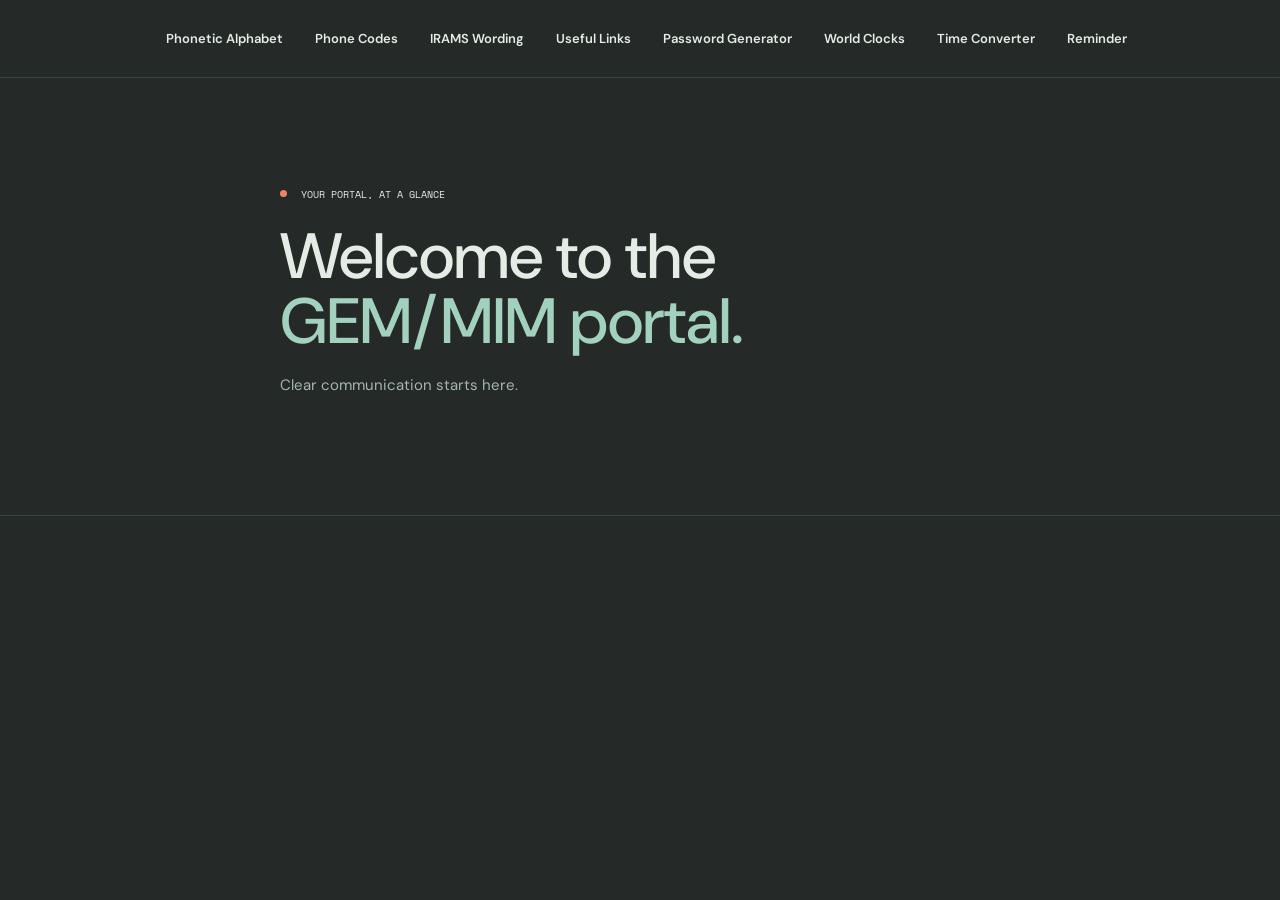
<file: index.html>
<!doctype html>
<html lang="en">
	<head>
		<meta charset="utf-8">
		<meta name="viewport" content="width=device-width, initial-scale=1">
		<meta name="theme-color" content="#252927">
		<meta name="description" content="Welcome to the GEM/MIM portal. Browse a quick, searchable phonetic alphabet reference.">
		<title>GEM/MIM Portal</title>
		<script src="public/js/theme.js"></script>
		<link rel="preconnect" href="https://fonts.googleapis.com">
		<link rel="preconnect" href="https://fonts.gstatic.com" crossorigin>
		<link href="https://fonts.googleapis.com/css2?family=DM+Sans:wght@400;500;600;700&family=Space+Mono:wght@400;700&display=swap" rel="stylesheet">
		<link rel="stylesheet" href="public/css/styles.css">
		<script src="public/js/index.js" defer></script>
	</head>
	<body>
		<header class="site-header">
			<nav aria-label="Main navigation">
				<div class="header-references">
					<button class="nav-link" type="button" data-open-alphabet aria-haspopup="dialog" aria-controls="alphabet-dialog">Phonetic Alphabet</button>
					<button class="nav-link phonecodes-link" type="button" data-open-phonecodes aria-haspopup="dialog" aria-controls="phonecodes-dialog">Phone Codes</button>
					<button class="nav-link irams-link" type="button" data-open-irams aria-haspopup="dialog">IRAMS Wording</button>
					<button class="nav-link" type="button" data-open-links aria-haspopup="dialog" aria-controls="links-dialog">Useful Links</button>
					<button class="nav-link" type="button" data-open-passwordgenerator aria-haspopup="dialog" aria-controls="passwordgenerator-dialog">Password Generator</button>
					<button class="nav-link" type="button" data-open-worldclocks aria-haspopup="dialog" aria-controls="worldclocks-dialog">World Clocks</button>
					<button class="nav-link" type="button" data-open-timeconverter aria-haspopup="dialog" aria-controls="timeconverter-dialog">Time Converter</button>
					<button class="nav-link" type="button" data-open-reminder aria-haspopup="dialog">Reminder</button>
				</div>
			</nav>
		</header>

		<main id="home">
			<section class="welcome" aria-labelledby="welcome-title">
				<div class="welcome-copy">
					<p class="eyebrow"><span class="status-dot" aria-hidden="true"></span> YOUR PORTAL, AT A GLANCE</p>
					<h1 id="welcome-title">Welcome to the<br><span>GEM/MIM portal.</span></h1>
					<p class="welcome-description">Clear communication starts here.</p>
				</div>
			</section>

		</main>

		<dialog class="alphabet-dialog" id="alphabet-dialog" aria-label="Phonetic Alphabet Reference">
			<div class="dialog-toolbar">
				<h2 class="dialog-title">Phonetic Alphabet</h2>
				<div class="dialog-actions">
					<button class="dialog-minimize" type="button" data-minimize="alphabet-dialog" aria-label="Minimize phonetic alphabet" title="Minimize">−</button>
					<button class="dialog-close" id="dialog-close" type="button" aria-label="Close phonetic alphabet" title="Close">×</button>
				</div>
			</div>
			<iframe class="alphabet-frame" id="alphabet-frame" src="public/html/phoneticalphabet.html" title="Phonetic alphabet with pronunciations"></iframe>
		</dialog>
		<dialog class="alphabet-dialog" id="phonecodes-dialog" aria-label="Phone Codes Reference">
			<div class="dialog-toolbar">
				<h2 class="dialog-title">Phone Codes</h2>
				<div class="dialog-actions">
					<button class="dialog-minimize" type="button" data-minimize="phonecodes-dialog" aria-label="Minimize phone codes" title="Minimize">−</button>
					<button class="dialog-close" id="phonecodes-dialog-close" type="button" aria-label="Close phone codes" title="Close">×</button>
				</div>
			</div>
			<iframe class="alphabet-frame" id="phonecodes-frame" src="public/html/phonecodes.html" title="Country phone codes"></iframe>
		</dialog>
		<template id="irams-dialog-template">
			<dialog class="alphabet-dialog" aria-label="IRAMS Wording Generator">
				<div class="dialog-toolbar">
					<h2 class="dialog-title" data-popup-title>IRAMS Wording</h2>
					<div class="dialog-actions">
						<button class="dialog-minimize" type="button" data-minimize-irams aria-label="Minimize IRAMS wording" title="Minimize">−</button>
						<button class="dialog-close" type="button" data-close-irams aria-label="Close IRAMS wording" title="Close">×</button>
					</div>
				</div>
				<iframe class="alphabet-frame" src="public/html/iramswording.html" title="IRAMS wording generator"></iframe>
			</dialog>
		</template>
		<dialog class="alphabet-dialog" id="links-dialog" aria-label="Useful Links Collection">
			<div class="dialog-toolbar">
				<h2 class="dialog-title">Useful Links</h2>
				<div class="dialog-actions">
					<button class="dialog-minimize" type="button" data-minimize="links-dialog" aria-label="Minimize useful links" title="Minimize">−</button>
					<button class="dialog-close" id="links-dialog-close" type="button" aria-label="Close useful links" title="Close">×</button>
				</div>
			</div>
			<iframe class="alphabet-frame" id="links-frame" src="public/html/links.html" title="Useful links"></iframe>
		</dialog>
		<dialog class="alphabet-dialog" id="passwordgenerator-dialog" aria-label="Password Generator">
			<div class="dialog-toolbar">
				<h2 class="dialog-title">Password Generator</h2>
				<div class="dialog-actions">
					<button class="dialog-minimize" type="button" data-minimize="passwordgenerator-dialog" aria-label="Minimize password generator" title="Minimize">−</button>
					<button class="dialog-close" id="passwordgenerator-dialog-close" type="button" aria-label="Close password generator" title="Close">×</button>
				</div>
			</div>
			<iframe class="alphabet-frame" id="passwordgenerator-frame" src="public/html/passwordgenerator.html" title="Password generator"></iframe>
		</dialog>
		<dialog class="alphabet-dialog worldclocks-dialog" id="worldclocks-dialog" aria-label="World Clocks">
			<div class="dialog-toolbar">
				<h2 class="dialog-title">World Clocks</h2>
				<div class="dialog-actions">
					<button class="dialog-minimize" type="button" data-minimize="worldclocks-dialog" aria-label="Minimize world clocks" title="Minimize">−</button>
					<button class="dialog-close" id="worldclocks-dialog-close" type="button" aria-label="Close world clocks" title="Close">×</button>
				</div>
			</div>
			<iframe class="alphabet-frame worldclocks-frame" id="worldclocks-frame" src="public/html/worldclocks.html" title="World clocks"></iframe>
		</dialog>
		<dialog class="alphabet-dialog" id="timeconverter-dialog" aria-label="Time Converter">
			<div class="dialog-toolbar">
				<h2 class="dialog-title">Time Converter</h2>
				<div class="dialog-actions">
					<button class="dialog-minimize" type="button" data-minimize="timeconverter-dialog" aria-label="Minimize time converter" title="Minimize">−</button>
					<button class="dialog-close" id="timeconverter-dialog-close" type="button" aria-label="Close time converter" title="Close">×</button>
				</div>
			</div>
			<iframe class="alphabet-frame" id="timeconverter-frame" src="public/html/timeconverter.html" title="Time converter"></iframe>
		</dialog>
		<template id="reminder-dialog-template">
			<dialog class="alphabet-dialog reminder-dialog" aria-label="Reminder">
				<div class="dialog-toolbar">
					<h2 class="dialog-title" data-reminder-title>REMINDER</h2>
					<div class="dialog-actions">
						<button class="dialog-minimize" type="button" data-minimize-reminder aria-label="Minimize reminder" title="Minimize">−</button>
						<button class="dialog-close" type="button" data-close-reminder aria-label="Close reminder" title="Close">×</button>
					</div>
				</div>
				<iframe class="alphabet-frame" src="public/html/reminder.html" title="Reminder"></iframe>
			</dialog>
		</template>
		<div class="minimized-dialog-dock" id="minimized-dialog-dock" role="group" aria-label="Minimized popups" hidden></div>
	</body>
</html>
</file>
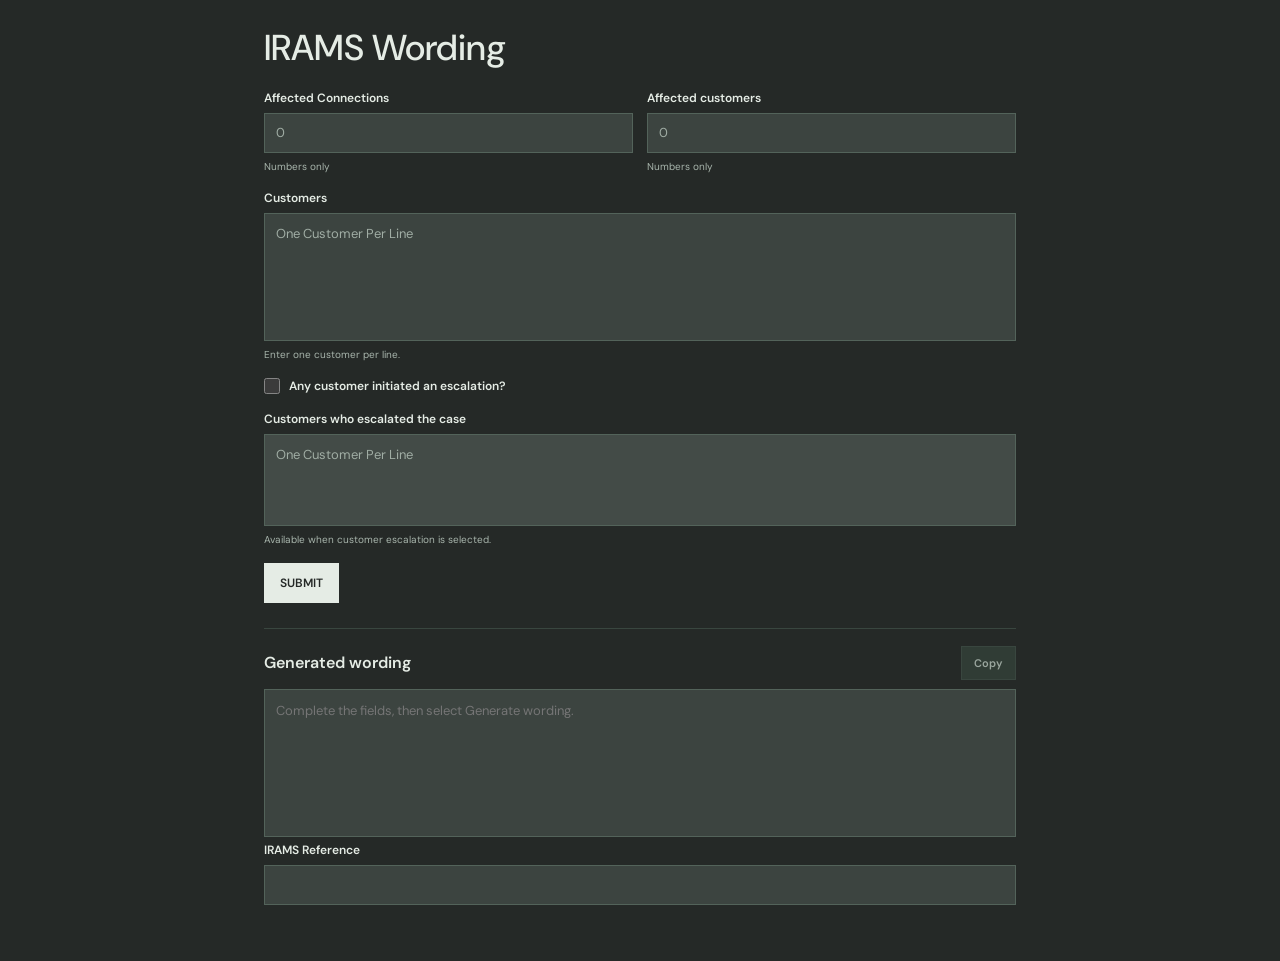
<file: public/html/iramswording.html>
<!doctype html>
<html lang="en">
	<head>
		<meta charset="utf-8">
		<meta name="viewport" content="width=device-width, initial-scale=1">
		<meta name="theme-color" content="#343a37">
		<meta name="description" content="Generate IRAMS customer-impact wording.">
		<title>IRAMS Wording | GEM/MIM Portal</title>
		<link rel="preconnect" href="https://fonts.googleapis.com">
		<link rel="preconnect" href="https://fonts.gstatic.com" crossorigin>
		<link href="https://fonts.googleapis.com/css2?family=DM+Sans:wght@400;500;600;700&family=Space+Mono:wght@400;700&display=swap" rel="stylesheet">
		<script src="../js/theme.js"></script>
		<link rel="stylesheet" href="../css/styles.css">
		<script src="../js/iramswording.js" defer></script>
	</head>
	<body>
		<main class="irams-page">
			<h1 class="irams-title">IRAMS Wording</h1>
			<p class="irams-form-error" id="irams-form-error" role="alert" hidden></p>
			<form class="irams-form" id="irams-form">
				<div class="irams-count-fields">
					<div class="irams-field">
						<label for="affected-connections">Affected Connections</label>
						<input id="affected-connections" name="affectedConnections" type="text" inputmode="numeric" autocomplete="off" pattern="[0-9]*" placeholder="0" aria-describedby="connections-help">
						<span class="irams-field-hint" id="connections-help">Numbers only</span>
					</div>
					<div class="irams-field">
						<label for="affected-customers">Affected customers</label>
						<input id="affected-customers" name="affectedCustomers" type="text" inputmode="numeric" autocomplete="off" pattern="[0-9]*" placeholder="0" aria-describedby="customers-help">
						<span class="irams-field-hint" id="customers-help">Numbers only</span>
					</div>
				</div>

				<div class="irams-field">
					<label for="impacted-customers">Customers</label>
					<textarea id="impacted-customers" name="impactedCustomers" rows="5" placeholder="One Customer Per Line"></textarea>
					<span class="irams-field-hint">Enter one customer per line.</span>
				</div>

				<label class="irams-checkbox" for="customer-escalation">
					<input id="customer-escalation" name="customerEscalation" type="checkbox">
					<span>Any customer initiated an escalation?</span>
				</label>

				<div class="irams-field">
					<label for="escalated-customers">Customers who escalated the case</label>
					<textarea id="escalated-customers" name="escalatedCustomers" rows="3" placeholder="One Customer Per Line" disabled aria-describedby="escalated-help"></textarea>
					<span class="irams-field-hint" id="escalated-help">Available when customer escalation is selected.</span>
				</div>
				<button class="irams-generate-button" type="submit">SUBMIT</button>
			</form>

			<section class="irams-output-section" aria-labelledby="output-title">
				<div class="irams-output-heading">
					<h2 id="output-title">Generated wording</h2>
					<button class="irams-copy-button" id="copy-wording" type="button" title="Copy generated wording" aria-label="Copy generated wording" disabled>Copy</button>
				</div>
				<textarea class="irams-output" id="generated-wording" rows="6" readonly placeholder="Complete the fields, then select Generate wording." aria-live="polite"></textarea>
				<div class="irams-field irams-reference-field">
					<label for="irams-reference">IRAMS Reference</label>
					<input id="irams-reference" name="iramsReference" type="text" autocomplete="off">
				</div>
				<p class="irams-copy-status" id="copy-status" aria-live="polite"></p>
			</section>
		</main>
	</body>
</html>
</file>
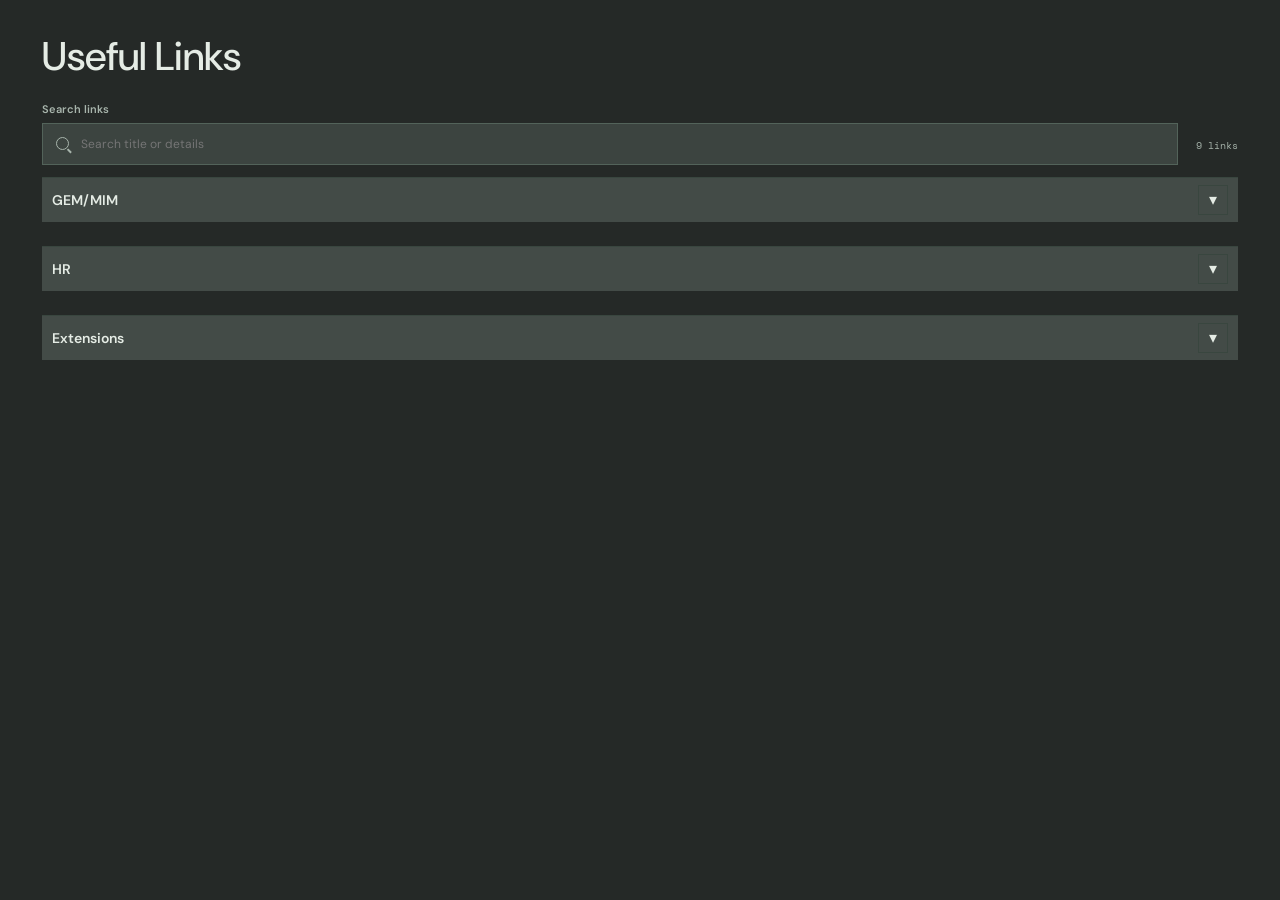
<file: public/html/links.html>
<!doctype html>
<html lang="en">
	<head>
		<meta charset="utf-8">
		<meta name="viewport" content="width=device-width, initial-scale=1">
		<meta name="theme-color" content="#343a37">
		<title>Useful Links | GEM/MIM Portal</title>
		<script src="../js/theme.js"></script>
		<link rel="stylesheet" href="../css/styles.css">
		<link rel="preconnect" href="https://fonts.googleapis.com">
		<link rel="preconnect" href="https://fonts.gstatic.com" crossorigin>
		<link href="https://fonts.googleapis.com/css2?family=DM+Sans:wght@400;500;600;700&family=Space+Mono:wght@400;700&display=swap" rel="stylesheet">
		<script src="../js/links.js" defer></script>
	</head>
	<body>
		<main class="links-page">
			<h1 class="links-title">Useful Links</h1>
			<div class="links-tools">
				<label class="links-search-label" for="links-search">Search links</label>
				<div class="links-search-wrap">
					<input class="links-search" id="links-search" type="search" placeholder="Search title or details" autocomplete="off" spellcheck="false">
					<span class="links-search-icon" aria-hidden="true"></span>
					<button class="popup-search-clear" id="links-search-clear" type="button" aria-label="Clear links search" title="Clear search" hidden>×</button>
				</div>
				<p class="links-count" id="links-count" aria-live="polite">0 links</p>
			</div>
			<div class="links-groups" id="links-groups"></div>
			<p class="links-empty" id="links-empty" aria-live="polite">No useful links have been added yet.</p>
		</main>
	</body>
</html>
</file>
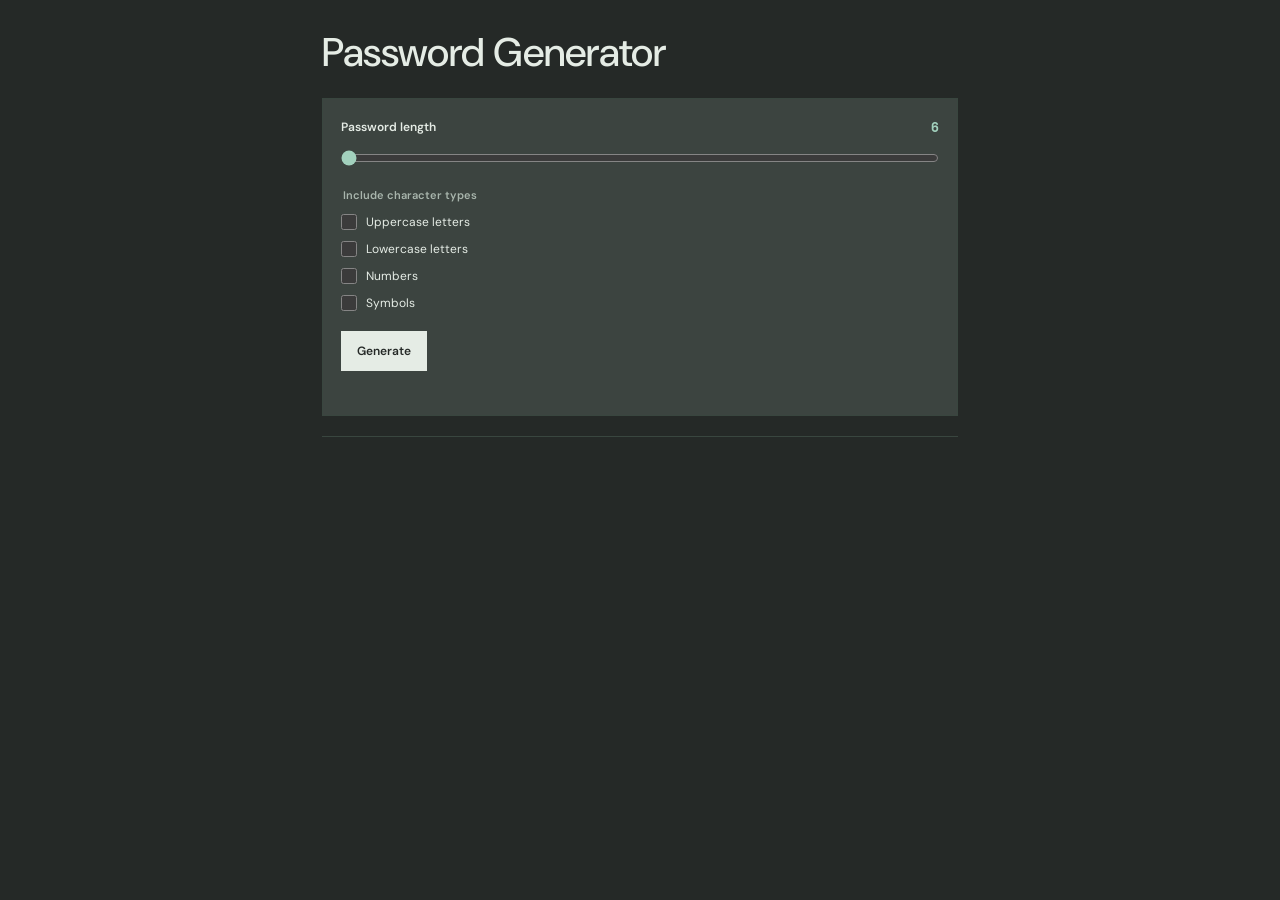
<file: public/html/passwordgenerator.html>
<!doctype html>
<html lang="en">
	<head>
		<meta charset="utf-8">
		<meta name="viewport" content="width=device-width, initial-scale=1">
		<meta name="theme-color" content="#343a37">
		<title>Password Generator | GEM/MIM Portal</title>
		<link rel="preconnect" href="https://fonts.googleapis.com">
		<link rel="preconnect" href="https://fonts.gstatic.com" crossorigin>
		<link href="https://fonts.googleapis.com/css2?family=DM+Sans:wght@400;500;600;700&family=Space+Mono:wght@400;700&display=swap" rel="stylesheet">
		<script src="../js/theme.js"></script>
		<link rel="stylesheet" href="../css/styles.css">
		<script src="../js/passwordgenerator.js" defer></script>
	</head>
	<body>
		<main class="password-generator-page">
			<h1 class="password-generator-title">Password Generator</h1>
			<section class="password-generator-controls" aria-label="Password settings">
				<div class="password-length-heading">
					<label for="password-length">Password length</label>
					<output id="password-length-output" for="password-length">6</output>
				</div>
				<input class="password-length-slider" id="password-length" type="range" min="6" max="32" value="6">
				<fieldset class="password-character-options">
					<legend>Include character types</legend>
					<label><input id="include-uppercase" type="checkbox"> Uppercase letters</label>
					<label><input id="include-lowercase" type="checkbox"> Lowercase letters</label>
					<label><input id="include-numbers" type="checkbox"> Numbers</label>
					<label><input id="include-symbols" type="checkbox"> Symbols</label>
				</fieldset>
				<button class="password-generate-button" id="generate-passwords" type="button">Generate</button>
				<p class="password-generator-status" id="password-generator-status" aria-live="polite"></p>
			</section>
			<ol class="password-results" id="password-results" aria-label="Generated passwords"></ol>
		</main>
	</body>
</html>
</file>
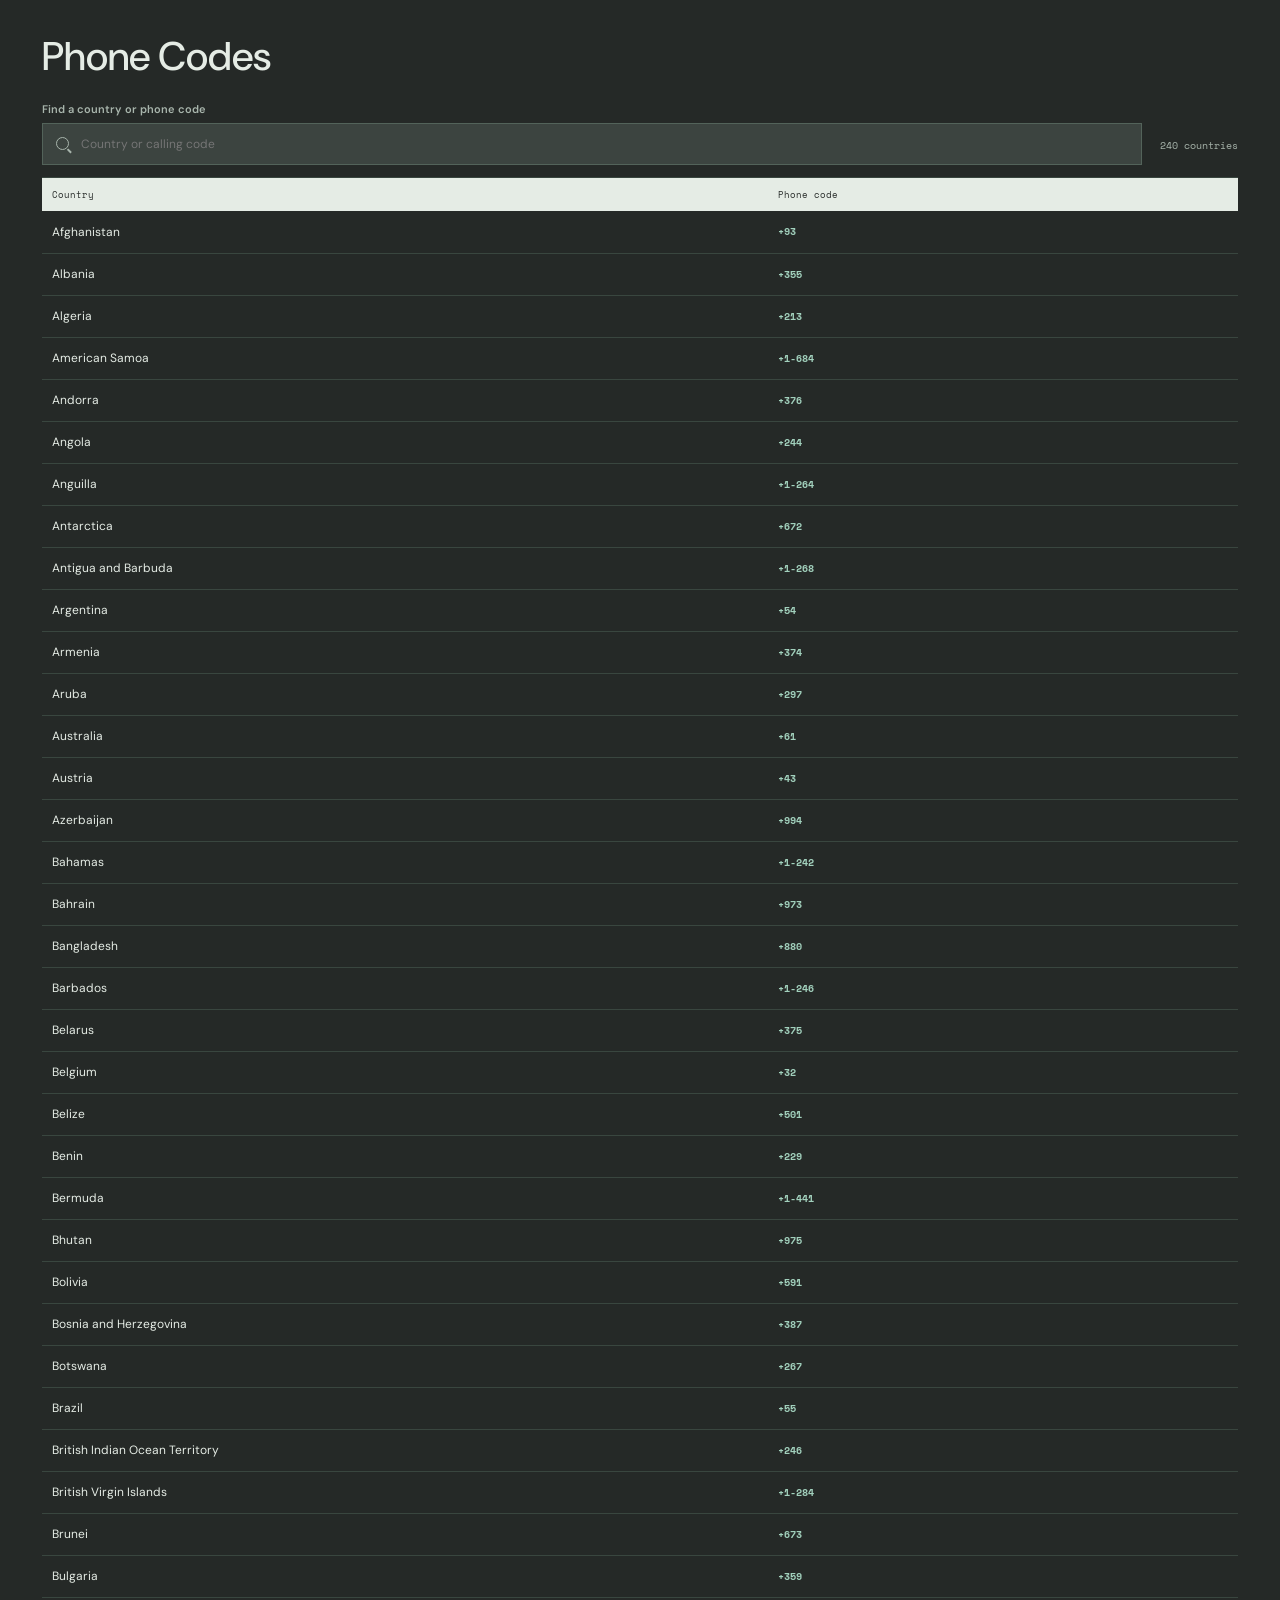
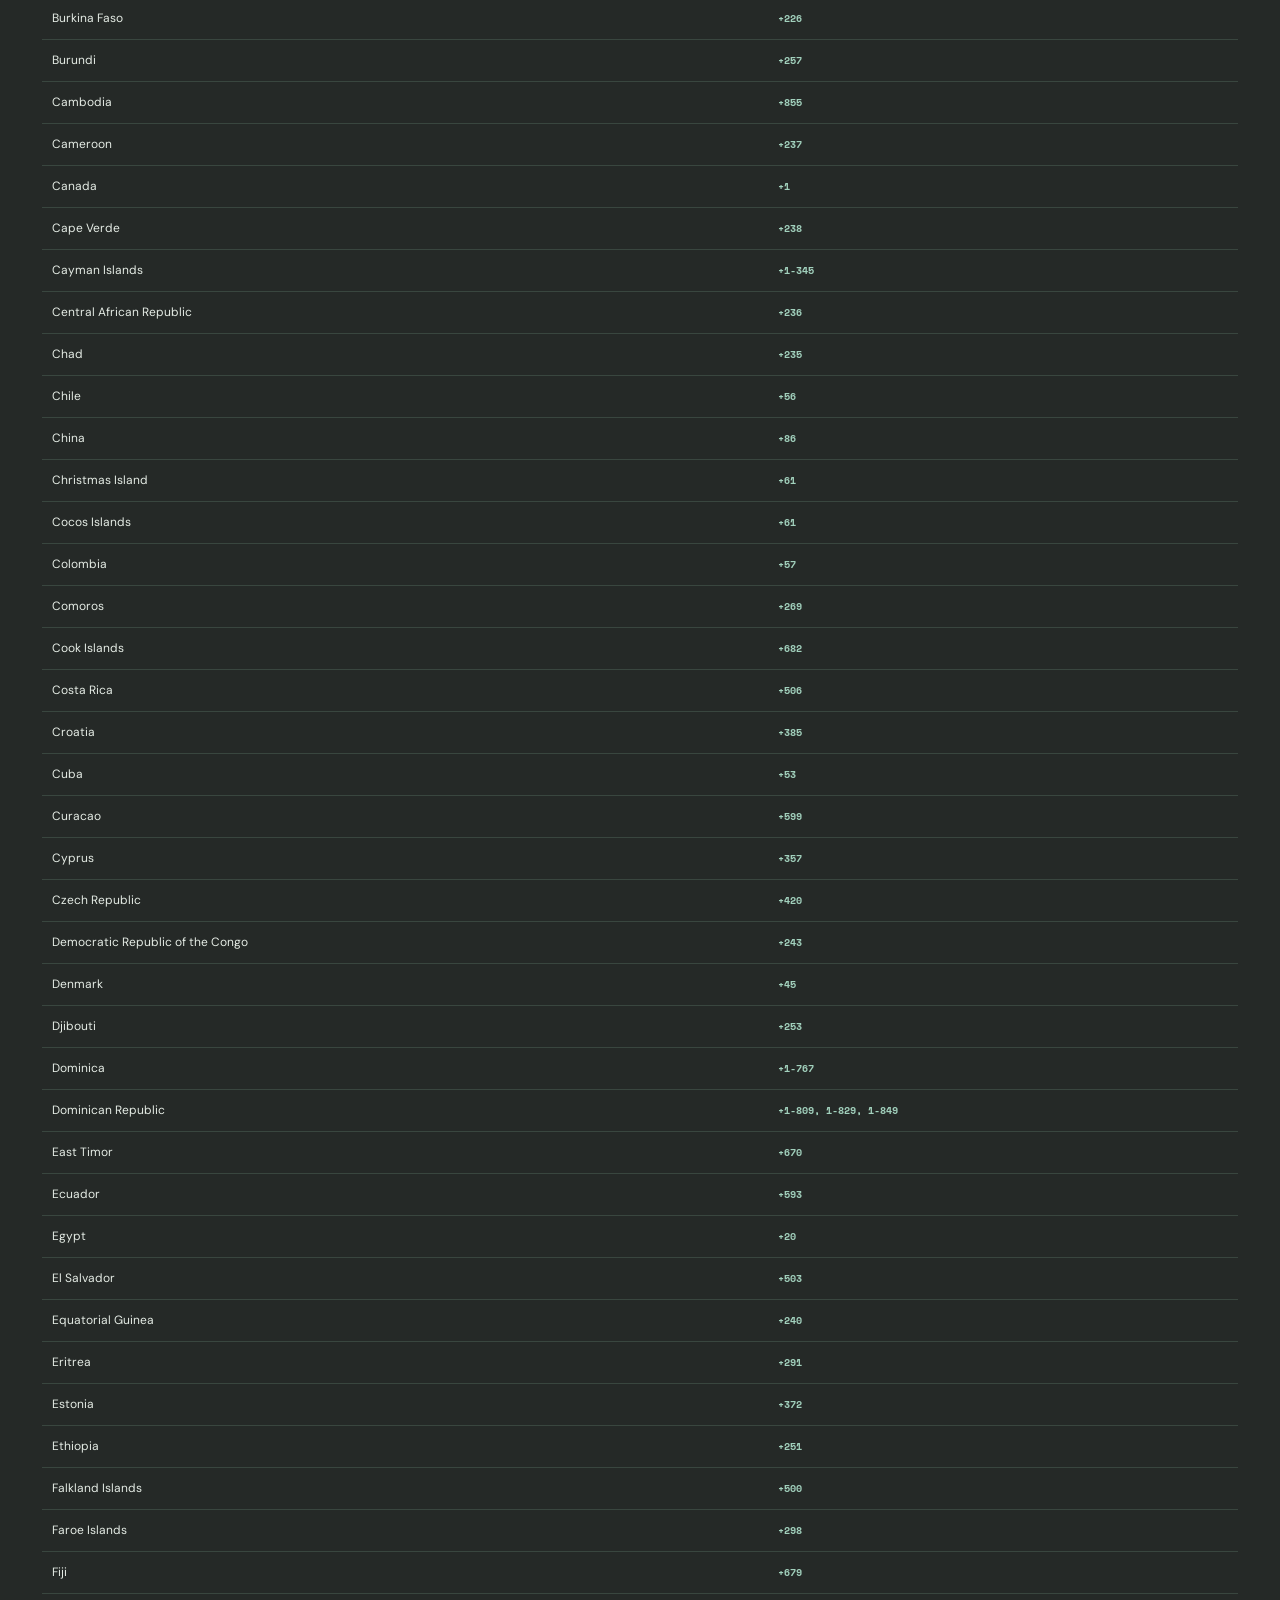
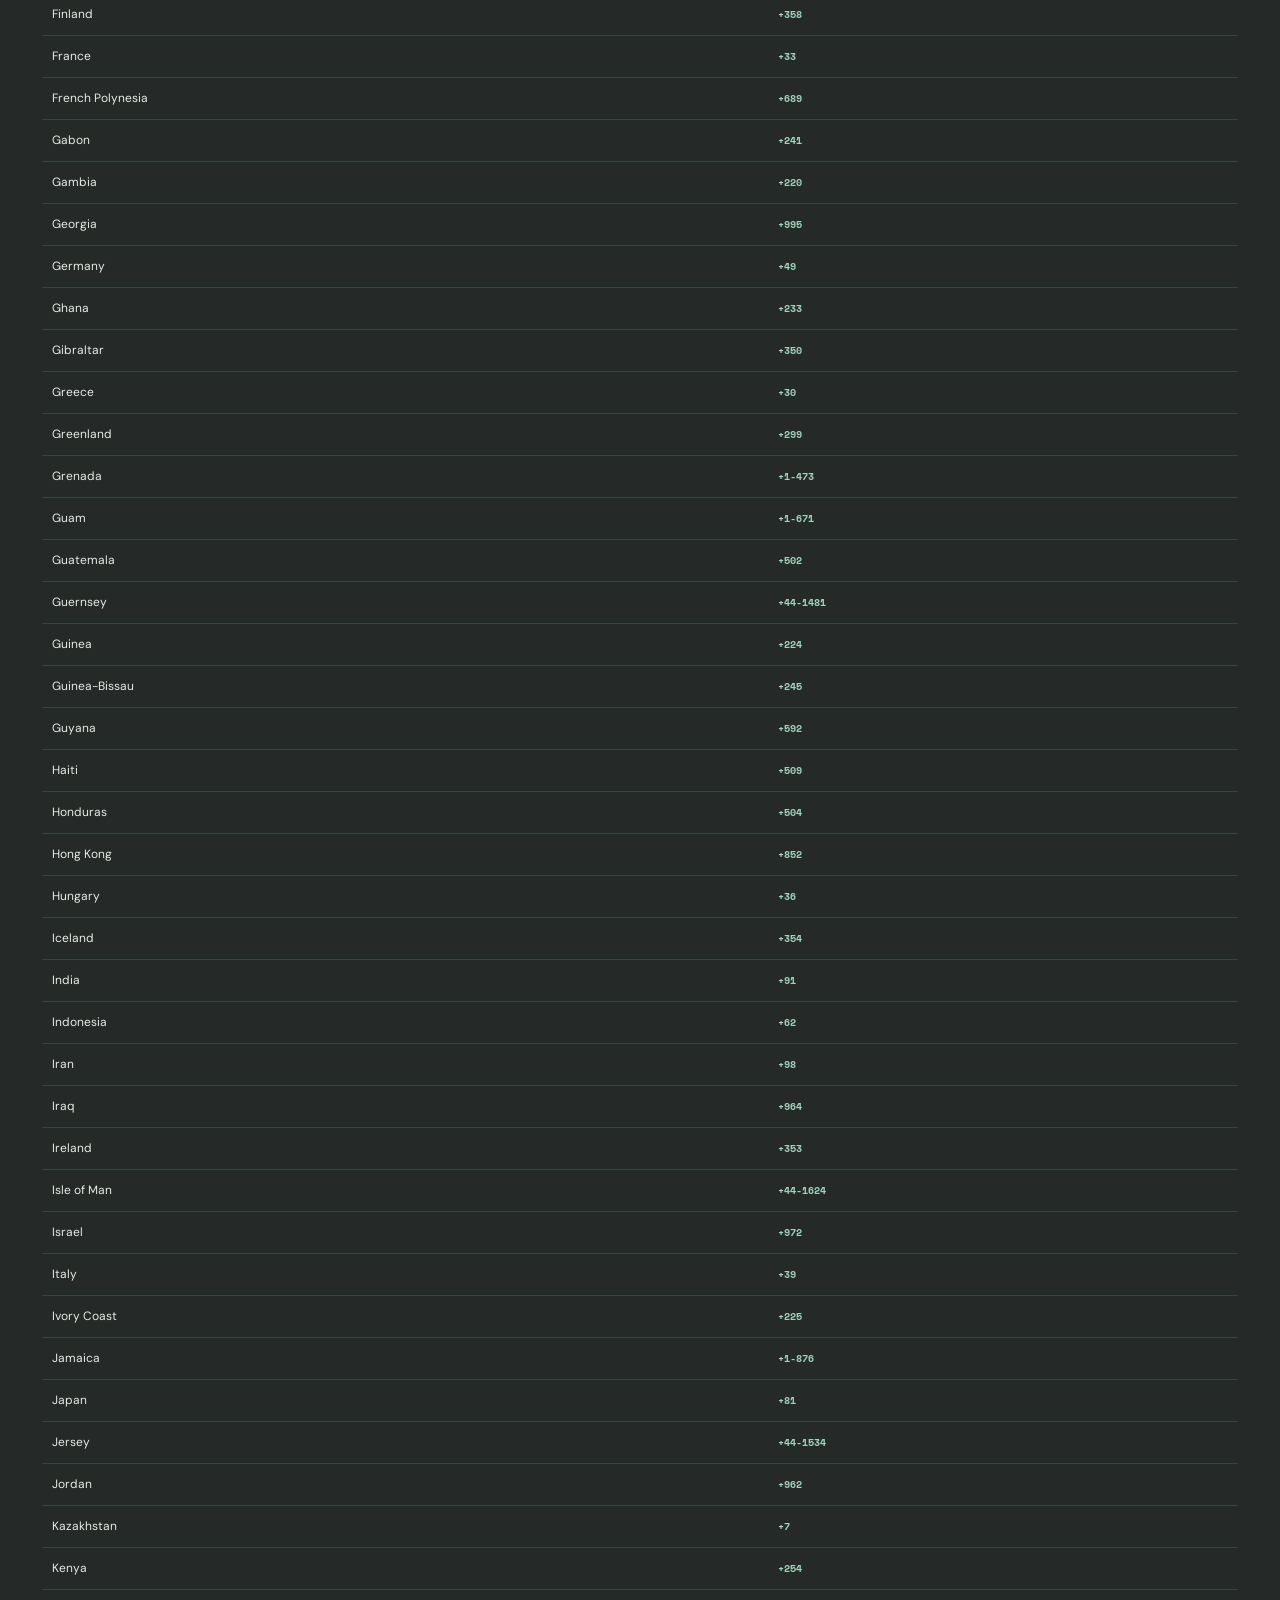
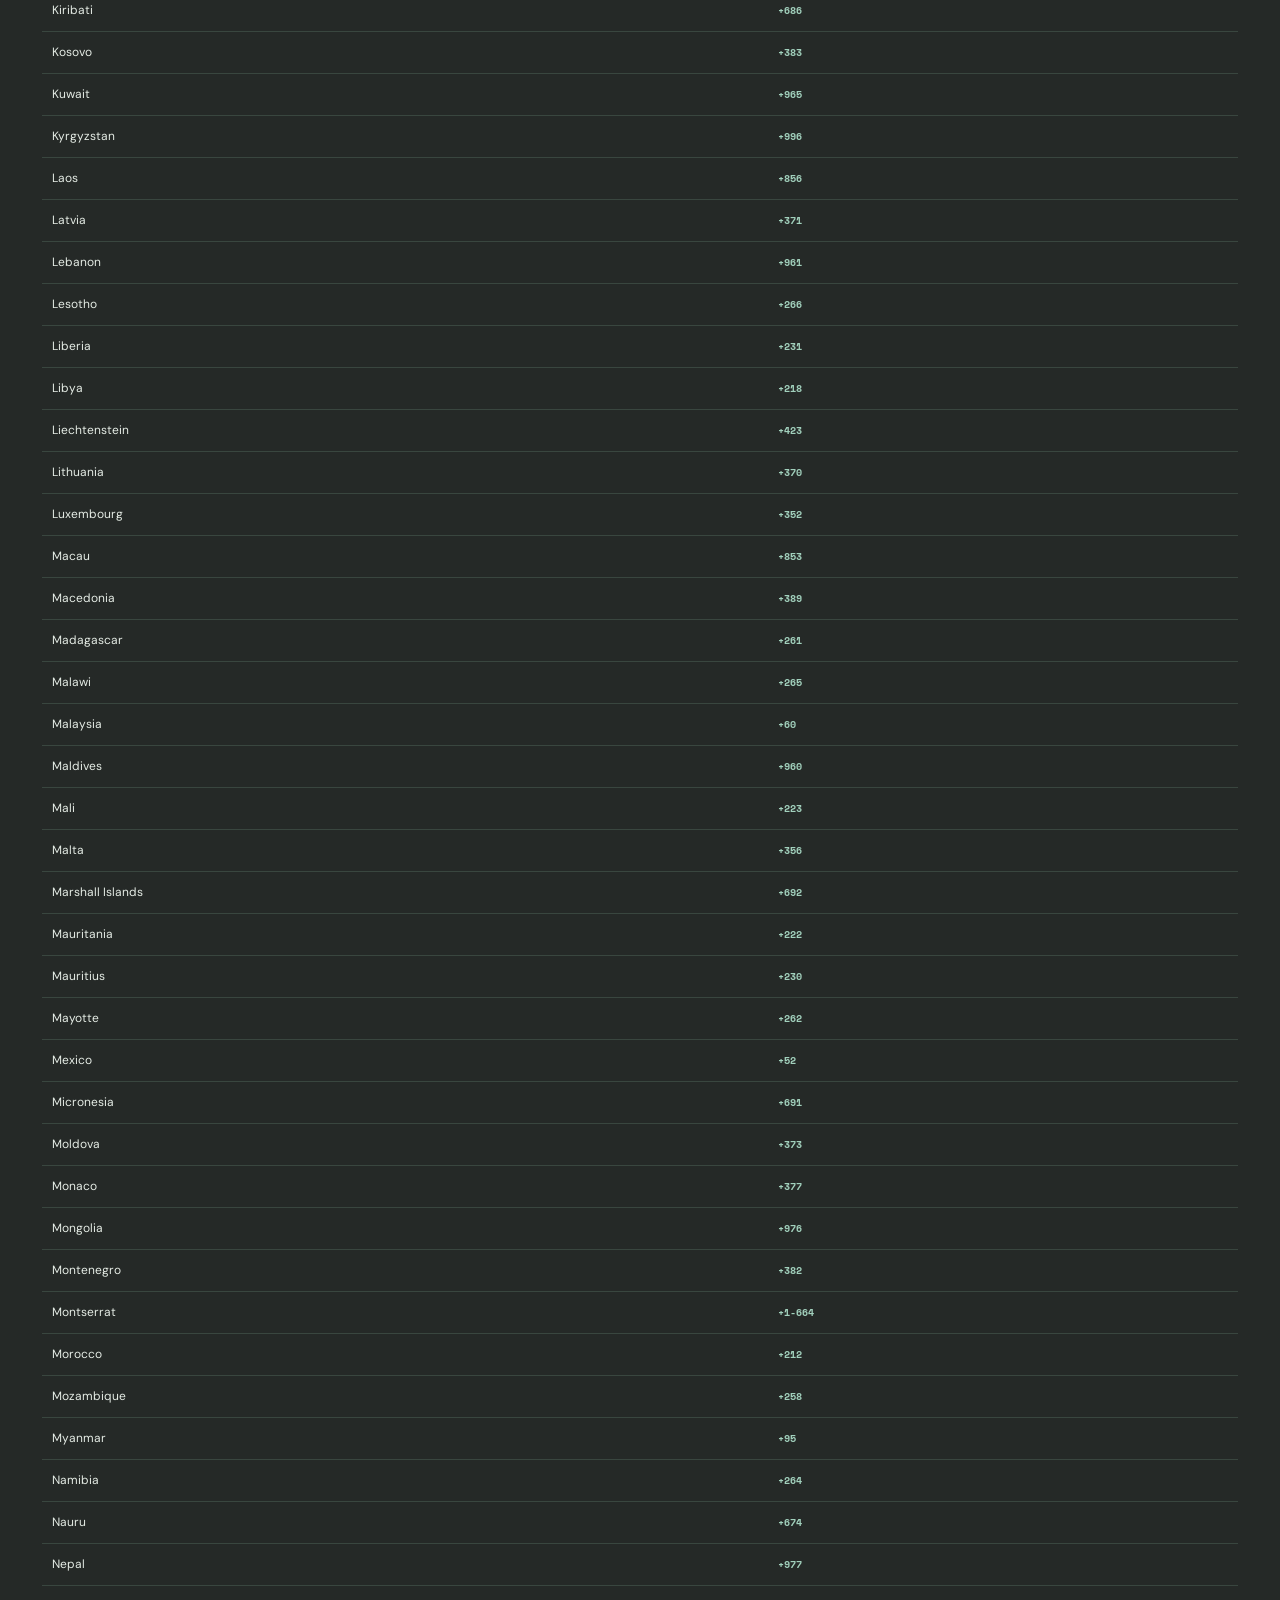
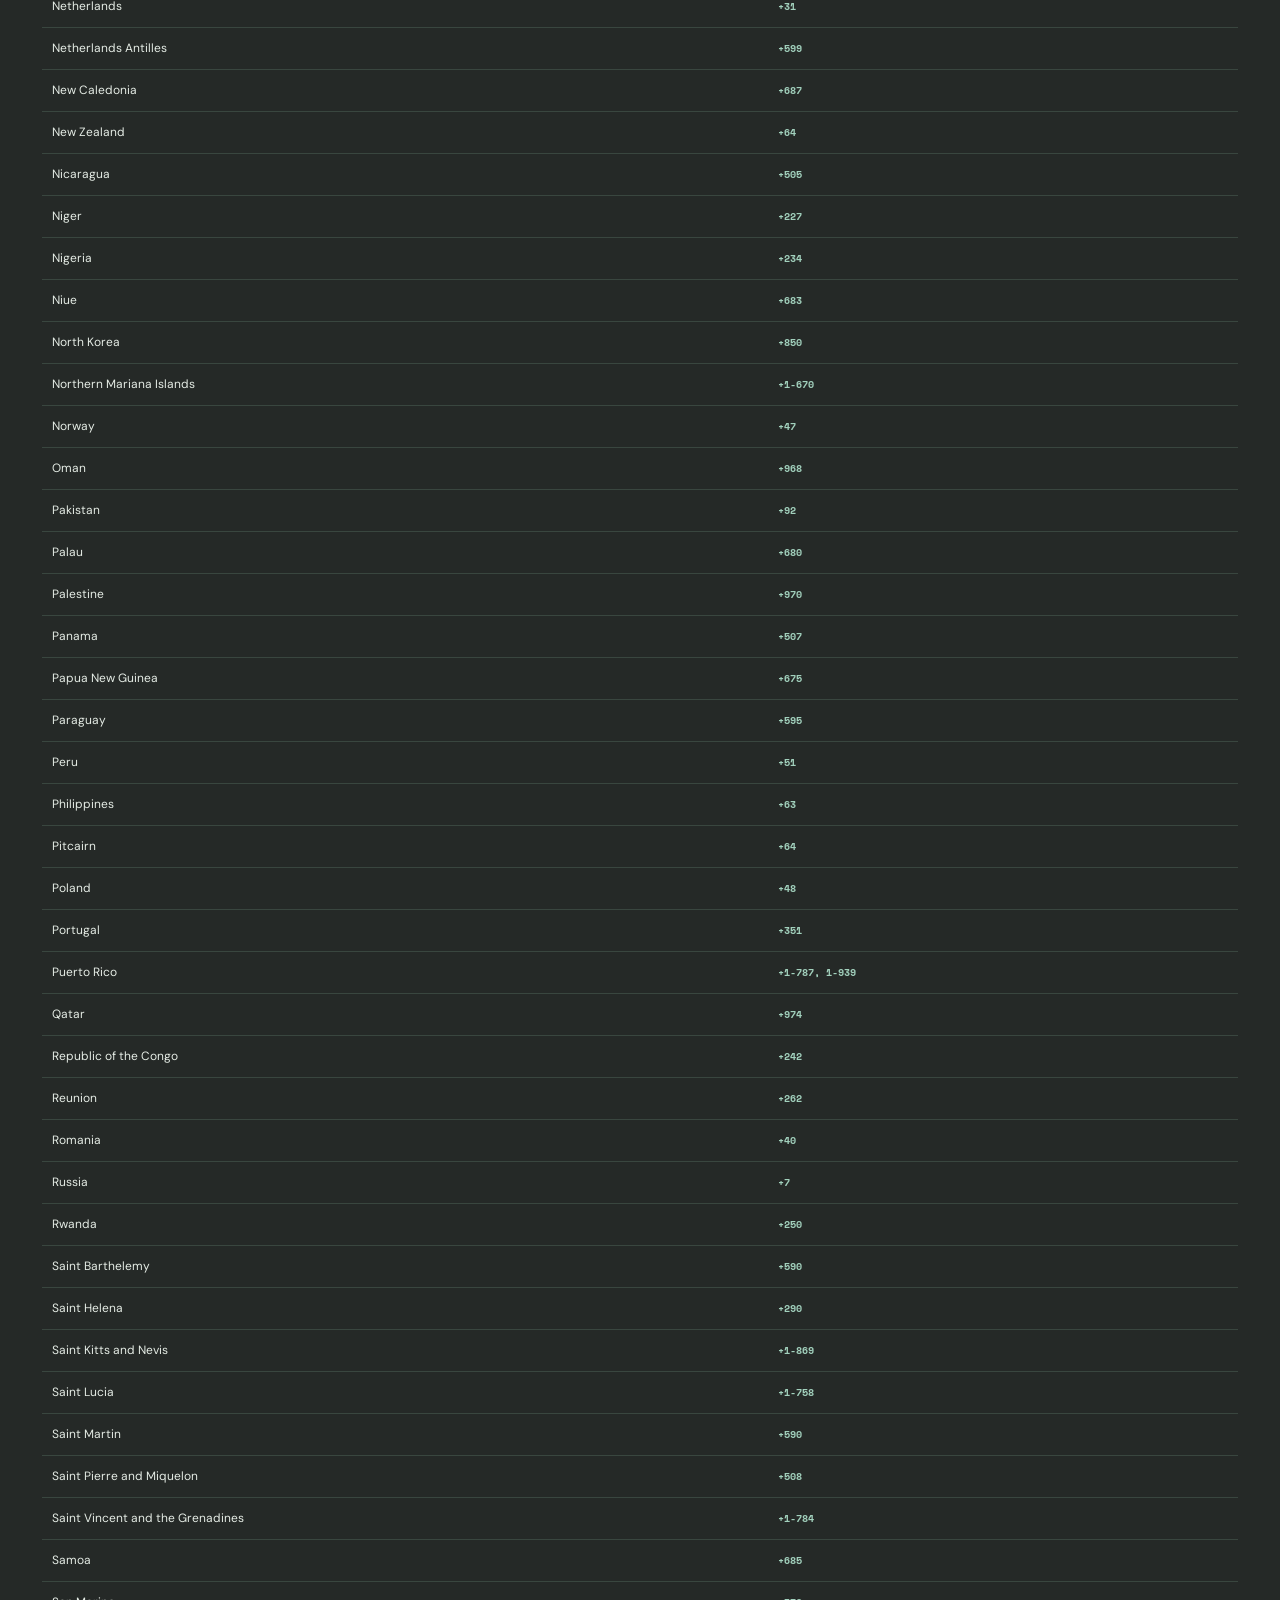
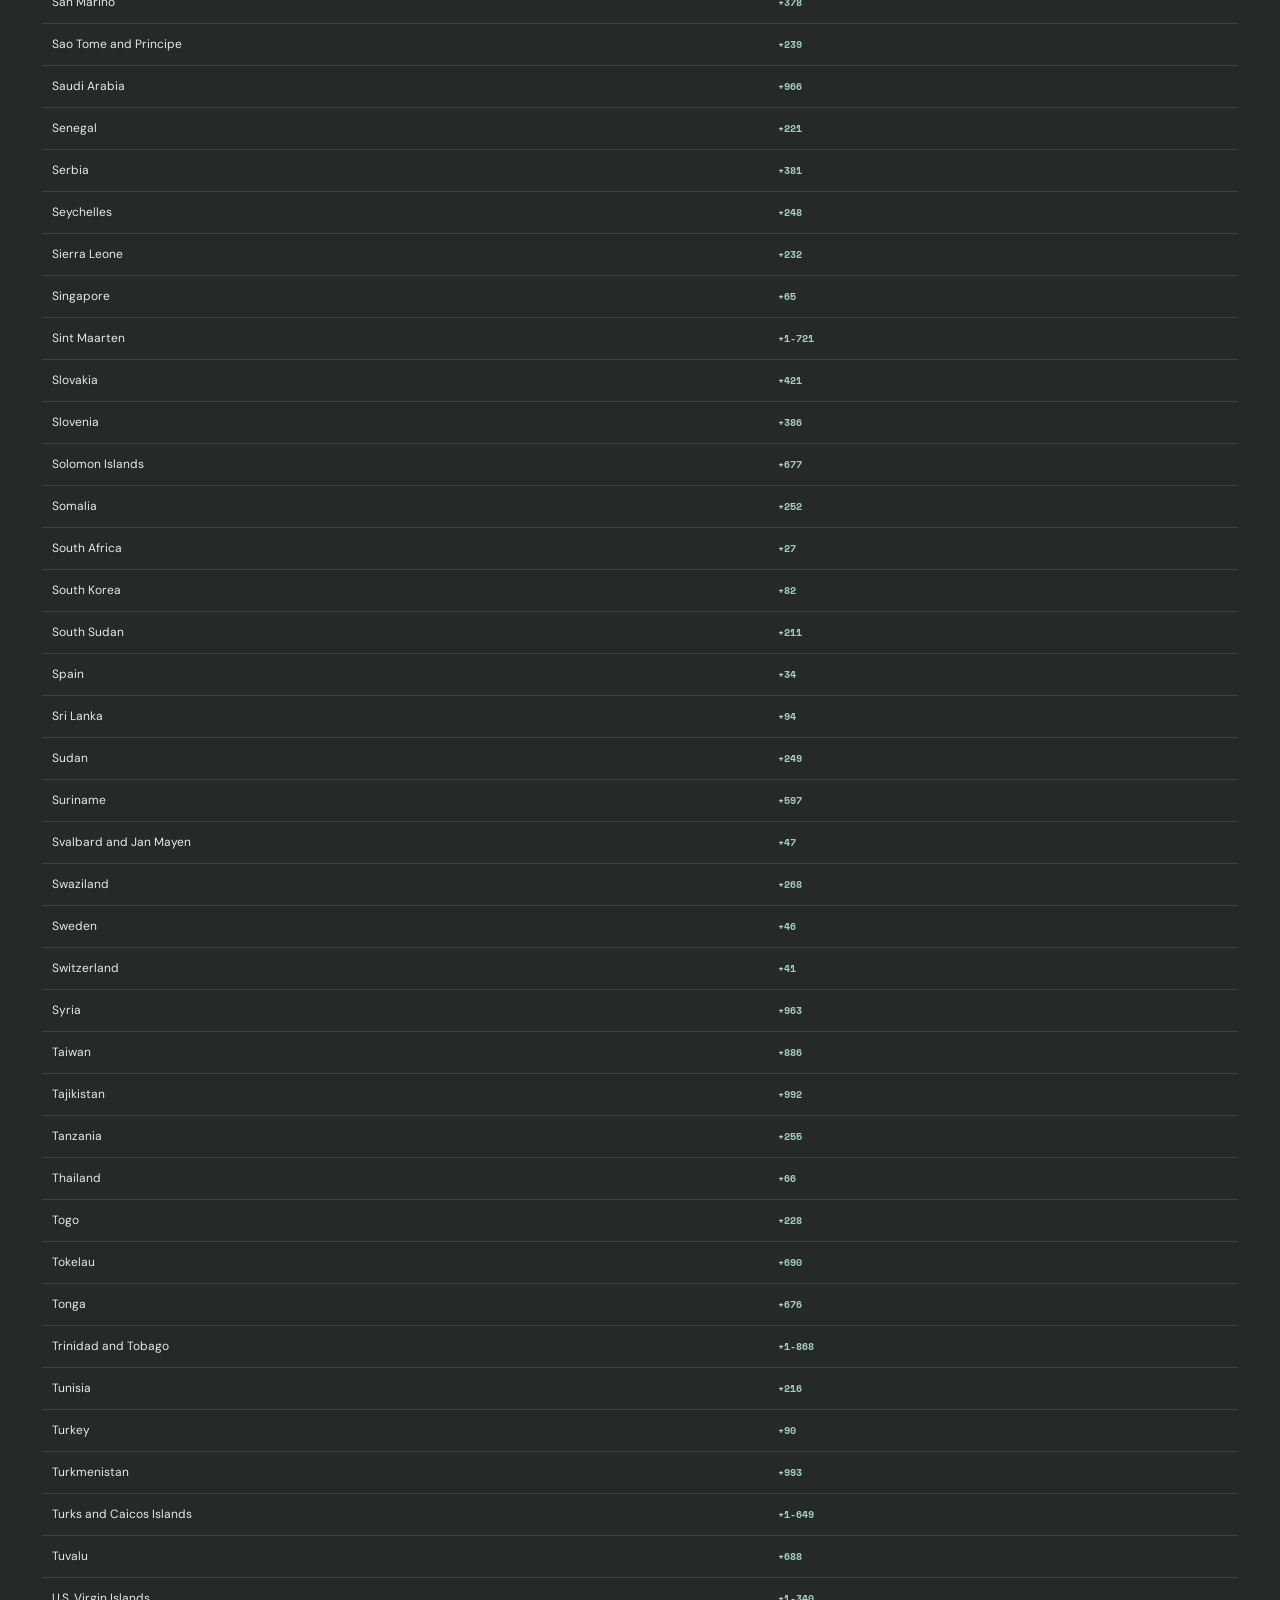
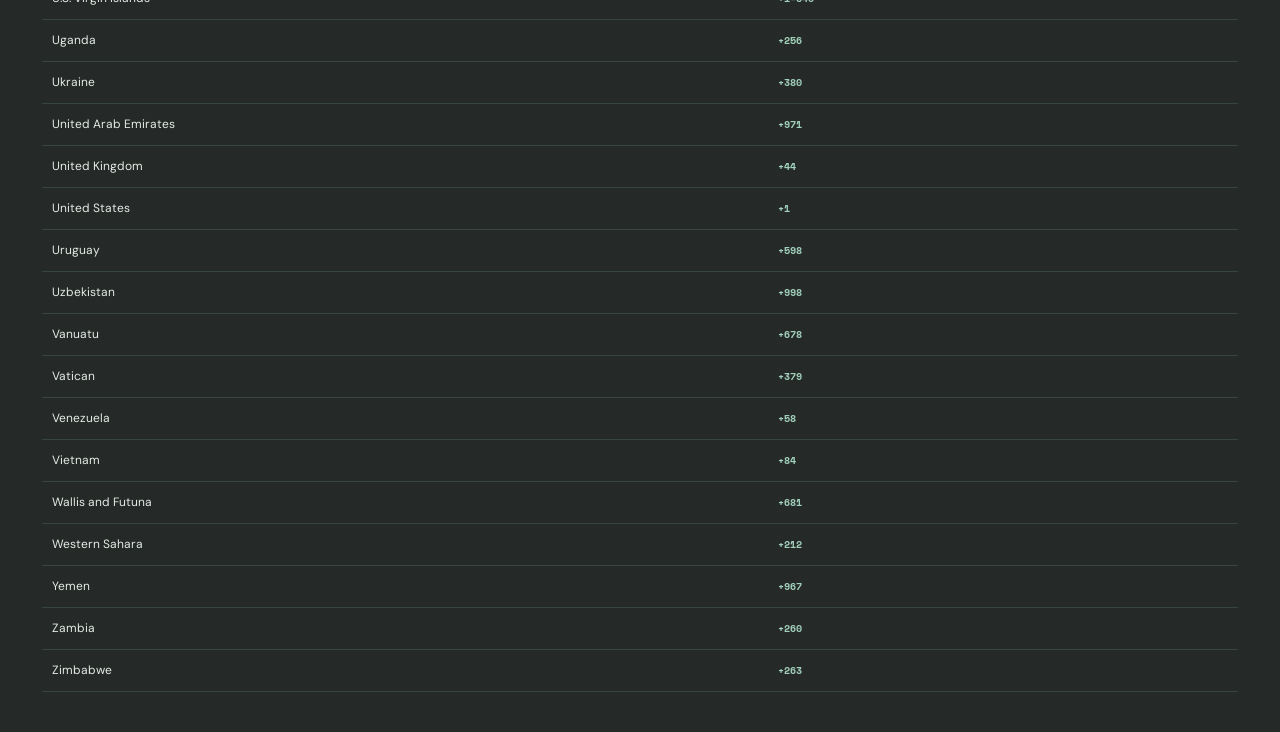
<file: public/html/phonecodes.html>
<!doctype html>
<html lang="en">
	<head>
		<meta charset="utf-8">
		<meta name="viewport" content="width=device-width, initial-scale=1">
		<meta name="theme-color" content="#343a37">
		<meta name="description" content="Search country phone calling codes.">
		<title>Phone Codes | GEM/MIM Portal</title>
		<link rel="preconnect" href="https://fonts.googleapis.com">
		<link rel="preconnect" href="https://fonts.gstatic.com" crossorigin>
		<link href="https://fonts.googleapis.com/css2?family=DM+Sans:wght@400;500;600;700&family=Space+Mono:wght@400;700&display=swap" rel="stylesheet">
		<script src="../js/theme.js"></script>
		<link rel="stylesheet" href="../css/styles.css">
		<script src="../js/phonecodes.js" defer></script>
	</head>
	<body>
		<main class="phonecodes-page">
			<h1 class="phonecodes-title">Phone Codes</h1>
			<div class="phonecodes-tools">
				<label class="phonecodes-search-label" for="country-search">Find a country or phone code</label>
				<div class="phonecodes-search-wrap">
					<input class="phonecodes-search" id="country-search" type="search" placeholder="Country or calling code" autocomplete="off" spellcheck="false">
					<span class="phonecodes-search-icon" aria-hidden="true"></span>
					<button class="popup-search-clear" id="country-search-clear" type="button" aria-label="Clear country search" title="Clear search" hidden>×</button>
				</div>
				<p class="phonecodes-count" id="country-count" aria-live="polite">Loading countries</p>
			</div>
			<div class="phonecodes-table-wrap">
				<table class="phonecodes-table">
					<thead><tr><th scope="col">Country</th><th scope="col">Phone code</th></tr></thead>
					<tbody id="country-rows"></tbody>
				</table>
				<p class="phonecodes-empty" id="country-empty" hidden>No matching countries or codes.</p>
			</div>
		</main>
	</body>
</html>
</file>
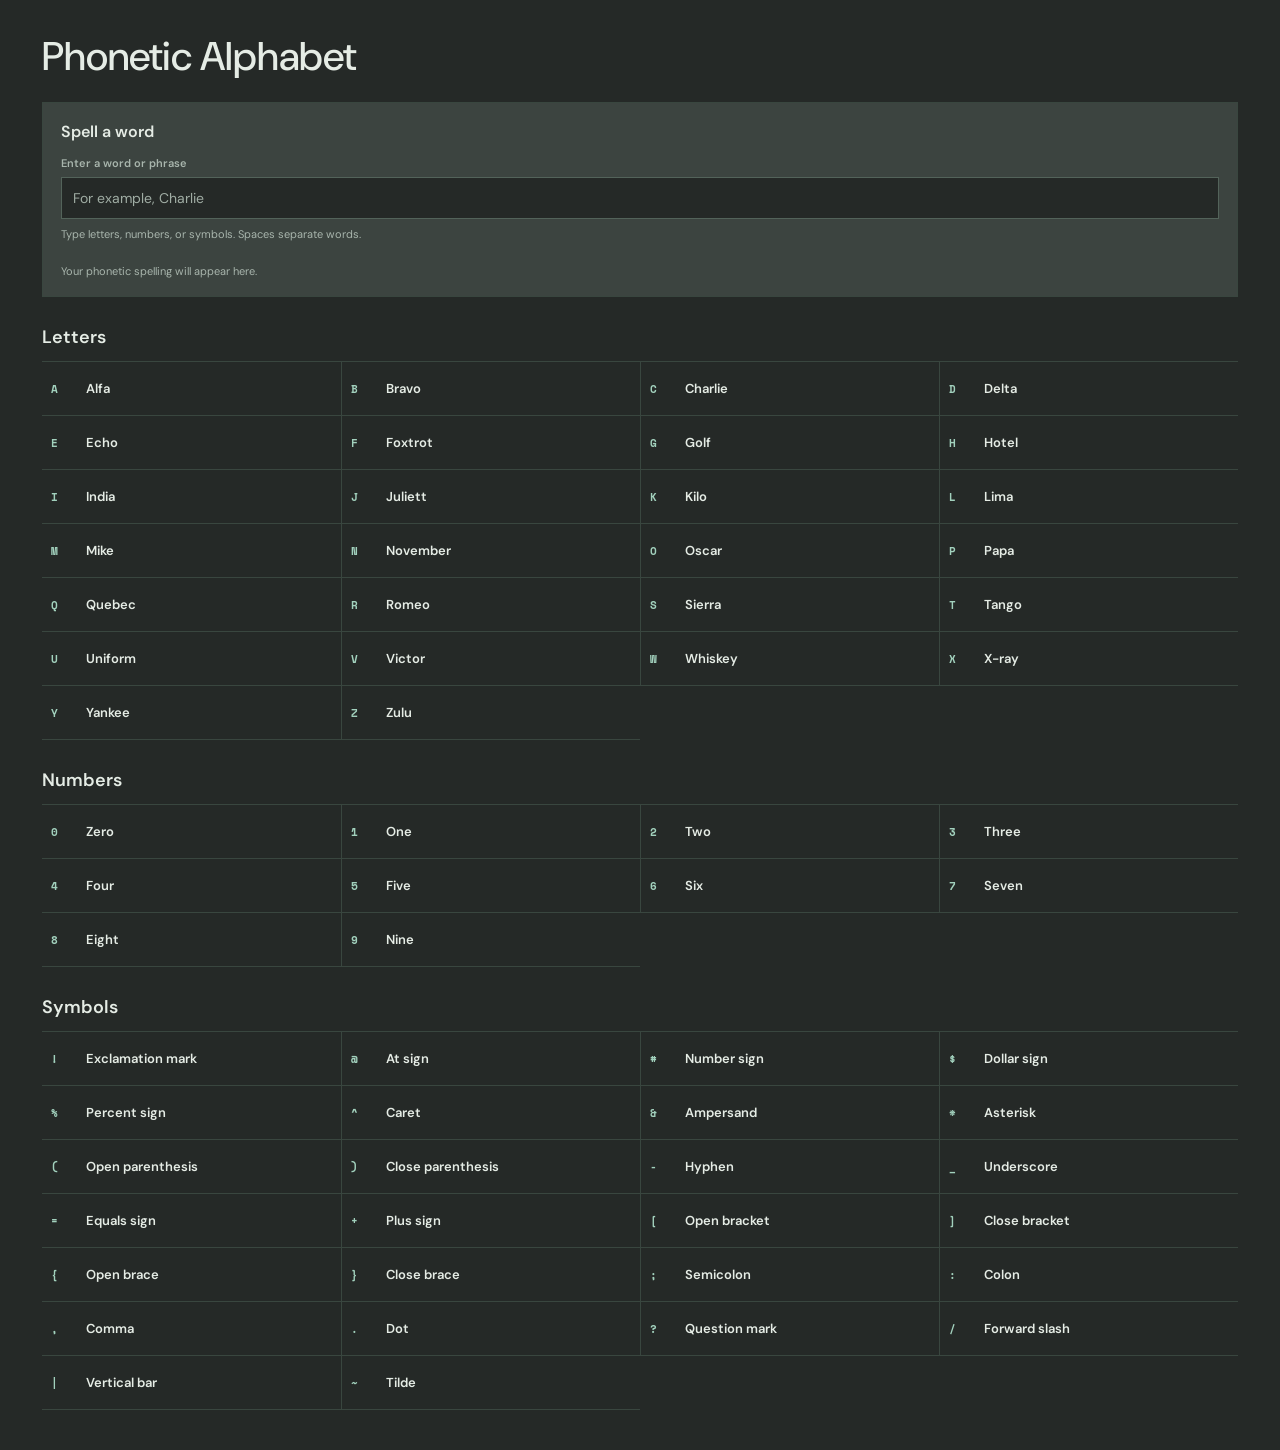
<file: public/html/phoneticalphabet.html>
<!doctype html>
<html lang="en">
	<head>
		<meta charset="utf-8">
		<meta name="viewport" content="width=device-width, initial-scale=1">
		<meta name="theme-color" content="#343a37">
		<title>Phonetic Alphabet | GEM/MIM Portal</title>
		<link rel="preconnect" href="https://fonts.googleapis.com">
		<link rel="preconnect" href="https://fonts.gstatic.com" crossorigin>
		<link href="https://fonts.googleapis.com/css2?family=DM+Sans:wght@400;500;600;700&family=Space+Mono:wght@400;700&display=swap" rel="stylesheet">
		<script src="../js/theme.js"></script>
		<link rel="stylesheet" href="../css/styles.css">
		<script src="../js/phoneticalphabet.js" defer></script>
	</head>
	<body>
		<main class="pronunciation-page">
			<h1 class="pronunciation-title">Phonetic Alphabet</h1>
			<section class="spelling-tool" aria-labelledby="spelling-title">
				<h2 class="spelling-title" id="spelling-title">Spell a word</h2>
				<label class="spelling-label" for="spelling-input">Enter a word or phrase</label>
				<div class="spelling-input-wrap">
					<input class="spelling-input" id="spelling-input" type="search" autocomplete="off" spellcheck="false" placeholder="For example, Charlie">
					<button class="popup-search-clear" id="spelling-input-clear" type="button" aria-label="Clear spelling input" title="Clear input" hidden>×</button>
				</div>
				<p class="spelling-hint">Type letters, numbers, or symbols. Spaces separate words.</p>
				<div class="spelling-output" id="spelling-output" aria-live="polite" aria-relevant="additions text"></div>
				<p class="spelling-status" id="spelling-status">Your phonetic spelling will appear here.</p>
			</section>
			<section class="pronunciation-section" aria-labelledby="letters-title">
				<h2 class="pronunciation-section-title" id="letters-title">Letters</h2>
				<ol class="pronunciation-list" id="letter-list" aria-label="Phonetic alphabet letters and pronunciations"></ol>
			</section>
			<section class="pronunciation-section" aria-labelledby="numbers-title">
				<h2 class="pronunciation-section-title" id="numbers-title">Numbers</h2>
				<ol class="pronunciation-list number-list" id="number-list" aria-label="Number names and pronunciations"></ol>
			</section>
			<section class="pronunciation-section" aria-labelledby="symbols-title">
				<h2 class="pronunciation-section-title" id="symbols-title">Symbols</h2>
				<ol class="pronunciation-list" id="symbol-list" aria-label="Symbol names"></ol>
			</section>
		</main>
	</body>
</html>
</file>
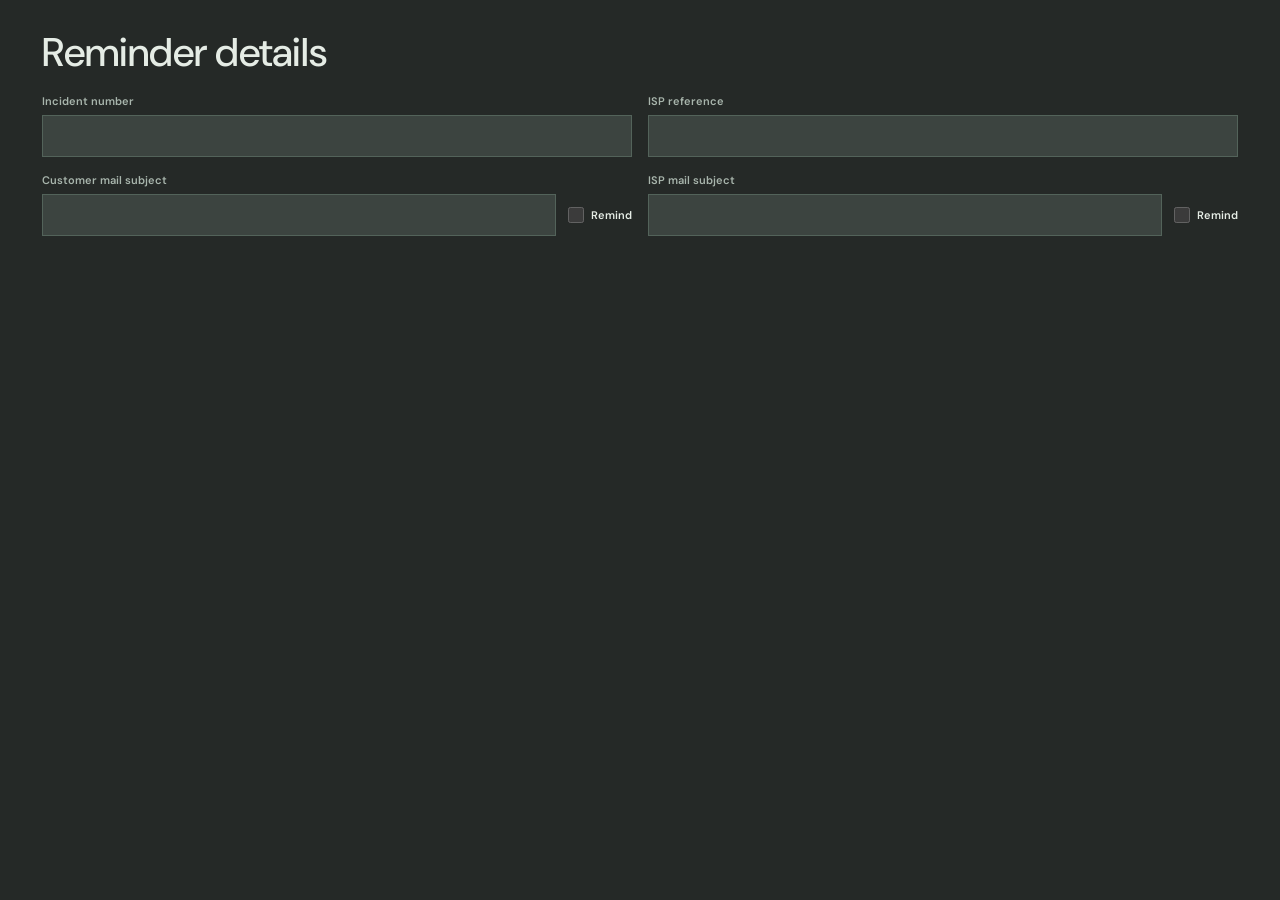
<file: public/html/reminder.html>
<!doctype html>
<html lang="en">
	<head>
		<meta charset="utf-8">
		<meta name="viewport" content="width=device-width, initial-scale=1">
		<meta name="theme-color" content="#343a37">
		<title>Reminder | GEM/MIM Portal</title>
		<link rel="preconnect" href="https://fonts.googleapis.com">
		<link rel="preconnect" href="https://fonts.gstatic.com" crossorigin>
		<link href="https://fonts.googleapis.com/css2?family=DM+Sans:wght@400;500;600;700&family=Space+Mono:wght@400;700&display=swap" rel="stylesheet">
		<script src="../js/theme.js"></script>
		<link rel="stylesheet" href="../css/styles.css">
		<script src="../js/reminder.js" defer></script>
	</head>
	<body>
		<main class="reminder-page">
			<h1 class="reminder-title">Reminder details</h1>
			<form class="reminder-form" id="reminder-form">
				<div class="reminder-top-fields">
					<div class="reminder-field">
						<label for="incident-number">Incident number</label>
						<input id="incident-number" name="incidentNumber" type="text" autocomplete="off">
					</div>
					<div class="reminder-field">
						<label for="isp-reference">ISP reference</label>
						<input id="isp-reference" name="ispReference" type="text" autocomplete="off">
					</div>
				</div>
				<div class="reminder-subject-fields">
					<div class="reminder-subject">
						<div class="reminder-subject-row">
							<div class="reminder-field">
								<label for="isp-mail-subject">ISP mail subject</label>
								<input id="isp-mail-subject" name="ispMailSubject" type="text" autocomplete="off">
							</div>
							<label class="reminder-schedule-toggle" for="isp-reminder-enabled">
								<input id="isp-reminder-enabled" type="checkbox">
								<span>Remind</span>
							</label>
						</div>
						<div class="reminder-schedule" id="isp-schedule" hidden>
							<label for="isp-reminder-time">Next action time</label>
							<input id="isp-reminder-time" type="datetime-local">
							<div class="reminder-timer-actions">
								<button class="reminder-set-button" id="isp-reminder-set" type="button">Set</button>
								<div class="reminder-countdown-wrap">
									<span>Time remaining</span>
									<output class="reminder-countdown" id="isp-countdown" aria-label="Time remaining">--:--</output>
								</div>
							</div>
							<p class="reminder-schedule-message" id="isp-schedule-message" role="status" aria-live="polite"></p>
						</div>
					</div>
					<div class="reminder-subject">
						<div class="reminder-subject-row">
							<div class="reminder-field">
								<label for="customer-mail-subject">Customer mail subject</label>
								<input id="customer-mail-subject" name="customerMailSubject" type="text" autocomplete="off">
							</div>
							<label class="reminder-schedule-toggle" for="customer-reminder-enabled">
								<input id="customer-reminder-enabled" type="checkbox">
								<span>Remind</span>
							</label>
						</div>
						<div class="reminder-schedule" id="customer-schedule" hidden>
							<label for="customer-reminder-time">Next action time</label>
							<input id="customer-reminder-time" type="datetime-local">
							<div class="reminder-timer-actions">
								<button class="reminder-set-button" id="customer-reminder-set" type="button">Set</button>
								<div class="reminder-countdown-wrap">
									<span>Time remaining</span>
									<output class="reminder-countdown" id="customer-countdown" aria-label="Time remaining">--:--</output>
								</div>
							</div>
							<p class="reminder-schedule-message" id="customer-schedule-message" role="status" aria-live="polite"></p>
						</div>
					</div>
				</div>
				<p class="reminder-status" id="reminder-status" role="status" aria-live="polite"></p>
			</form>
		</main>
	</body>
</html>
</file>
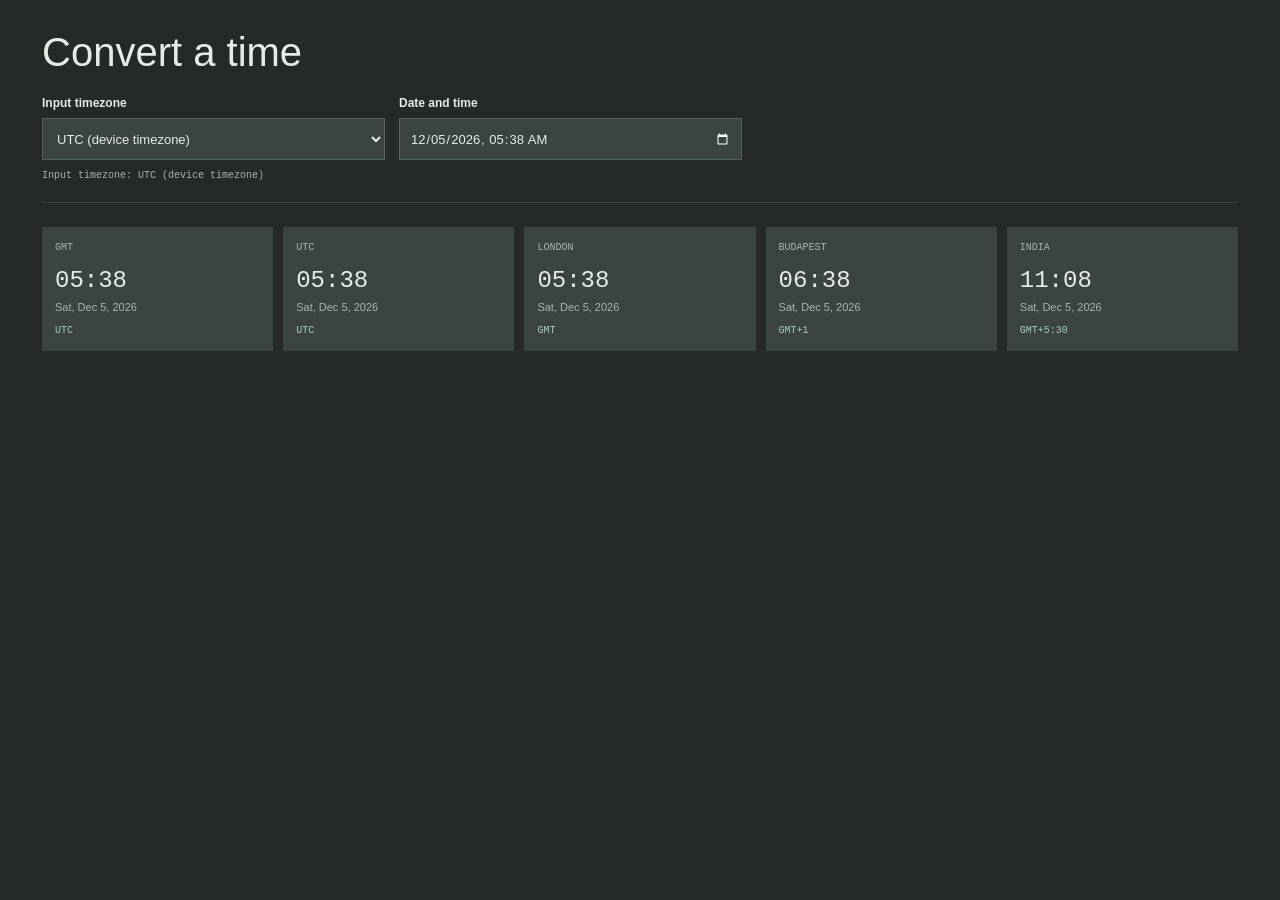
<file: public/html/timeconverter.html>
<!doctype html>
<html lang="en">
	<head>
		<meta charset="utf-8">
		<meta name="viewport" content="width=device-width, initial-scale=1">
		<meta name="theme-color" content="#343a37">
		<title>Time Converter | GEM/MIM Portal</title>
		<script src="../js/theme.js"></script>
		<link rel="stylesheet" href="../css/styles.css">
		<script src="../js/timeconverter.js" defer></script>
	</head>
	<body>
		<main class="time-converter-page">
			<h1 class="time-converter-title">Convert a time</h1>
			<div class="time-converter-controls">
				<div class="time-converter-fields">
					<div class="time-converter-input-wrap">
						<label for="source-zone">Input timezone</label>
						<select class="time-converter-select" id="source-zone">
							<option value="Etc/GMT">GMT</option>
							<option value="UTC">UTC</option>
							<option value="Europe/London">London</option>
							<option value="Europe/Budapest">Budapest</option>
							<option value="Asia/Kolkata">India</option>
						</select>
					</div>
					<div class="time-converter-input-wrap">
						<label for="source-time">Date and time</label>
						<input id="source-time" type="datetime-local" step="60">
					</div>
				</div>
				<p class="time-converter-zone-note" id="source-time-status" role="status" aria-live="polite"></p>
			</div>
			<section class="time-converter-results" aria-label="Converted times">
				<article class="time-converter-result" data-time-zone="Etc/GMT">
					<h2>GMT</h2>
					<time class="time-converter-time"></time>
					<p class="time-converter-date"></p>
					<p class="time-converter-zone"></p>
				</article>
				<article class="time-converter-result" data-time-zone="UTC">
					<h2>UTC</h2>
					<time class="time-converter-time"></time>
					<p class="time-converter-date"></p>
					<p class="time-converter-zone"></p>
				</article>
				<article class="time-converter-result" data-time-zone="Europe/London">
					<h2>London</h2>
					<time class="time-converter-time"></time>
					<p class="time-converter-date"></p>
					<p class="time-converter-zone"></p>
				</article>
				<article class="time-converter-result" data-time-zone="Europe/Budapest">
					<h2>Budapest</h2>
					<time class="time-converter-time"></time>
					<p class="time-converter-date"></p>
					<p class="time-converter-zone"></p>
				</article>
				<article class="time-converter-result" data-time-zone="Asia/Kolkata">
					<h2>India</h2>
					<time class="time-converter-time"></time>
					<p class="time-converter-date"></p>
					<p class="time-converter-zone"></p>
				</article>
			</section>
		</main>
	</body>
</html>
</file>
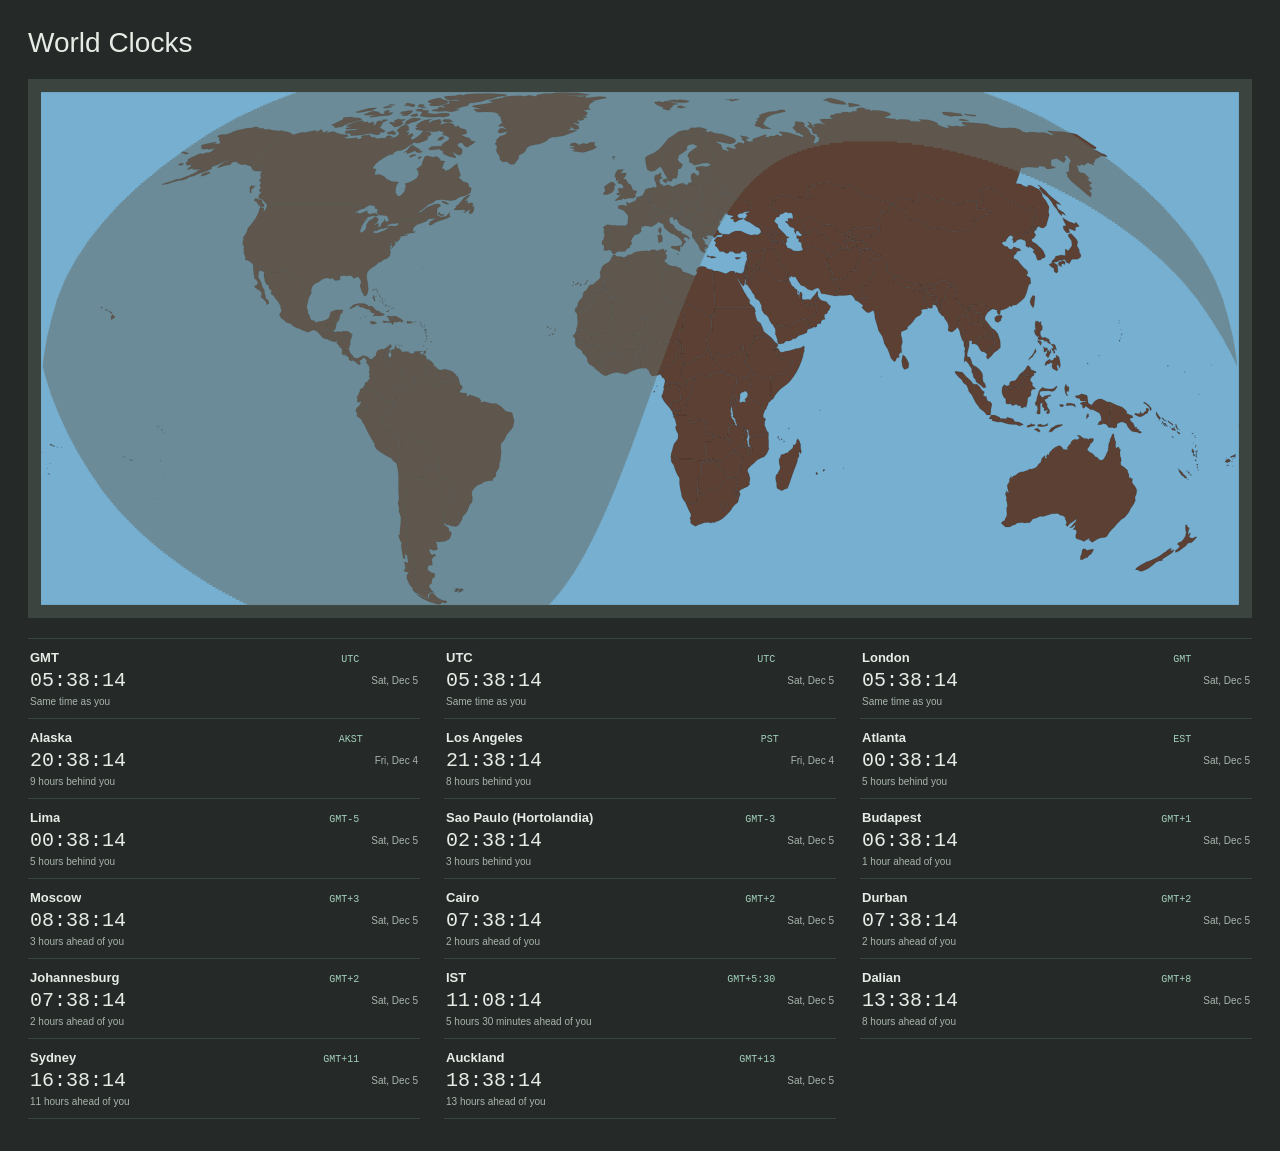
<file: public/html/worldclocks.html>
<!doctype html>
<html lang="en">
	<head>
		<meta charset="utf-8">
		<meta name="viewport" content="width=device-width, initial-scale=1">
		<meta name="theme-color" content="#343a37">
		<title>World Clocks | GEM/MIM Portal</title>
		<script src="../js/theme.js"></script>
		<link rel="stylesheet" href="../css/styles.css">
		<script src="../js/worldclocks.js" defer></script>
	</head>
	<body>
		<main class="world-clocks-page">
			<h1 class="world-clocks-title">World Clocks</h1>
			<div class="world-clocks-layout">
				<figure class="world-map">
					<div class="world-map-canvas">
						<img src="../pic/world.svg" alt="Map of the world">
						<svg class="world-map-overlay" viewBox="0 0 2000 857" preserveAspectRatio="none" aria-hidden="true">
							<path class="world-night-zone" id="world-night-zone"></path>
							<g id="world-clock-pins"></g>
						</svg>
					</div>
				</figure>
				<section class="world-clock-list" id="world-clock-list" aria-label="Current local and world times"></section>
			</div>
		</main>
	</body>
</html>
</file>
<file: public/css/styles.css>
:root {
	color-scheme: dark;
	--paper: #252927;
	--ink: #e5ece5;
	--muted: #a8b5ac;
	--line: #39463f;
	--lime: #d5e56b;
	--coral: #f08367;
	--teal: #87b9a8;
	--surface: #3c4440;
	--surface-muted: #434b47;
	--surface-hover: #46534c;
	--surface-green: #35493f;
	--surface-error: #4a3832;
	--accent: #a2d1bd;
	--accent-deep: #365f50;
	--accent-text: #a2d1bd;
	--input-border: #53635a;
	--placeholder: #a0ada4;
	--error-text: #ffc0ad;
	--disabled-bg: #303c35;
	--disabled-text: #9aa69e;
	--toolbar-bg: #293a33;
	--toolbar-fg: #edf3ed;
	--popup-paper: #343a37;
	--mono: "Space Mono", "Courier New", monospace;
	--sans: "DM Sans", "Avenir Next", Avenir, sans-serif;
}

:root[data-theme="dark"][data-context="popup"] { --paper: var(--popup-paper); }

* { box-sizing: border-box; }

html { scroll-behavior: smooth; }

body {
	margin: 0;
	background: var(--paper);
	color: var(--ink);
	font-family: var(--sans);
	-webkit-font-smoothing: antialiased;
}

a { color: inherit; }

.site-header {
	height: 78px;
	padding: 0 clamp(22px, 6.25vw, 96px);
	display: flex;
	align-items: center;
	justify-content: flex-start;
	border-bottom: 1px solid var(--line);
}

.site-header nav { width: 100%; display: grid; grid-template-columns: 1fr; align-items: center; }
.header-references { grid-column: 1; display: flex; align-items: center; justify-content: center; gap: 20px; }

.nav-link {
	display: inline-flex;
	align-items: center;
	gap: 10px;
	padding: 9px 0 9px 12px;
	border: 0;
	background: transparent;
	color: var(--ink);
	font-family: var(--sans);
	font-size: 13px;
	font-weight: 600;
	cursor: pointer;
}

.nav-link:hover { color: var(--accent); }
.nav-link:disabled, .nav-link:disabled:hover { color: var(--muted); cursor: not-allowed; opacity: 0.65; }

a:focus-visible, button:focus-visible, input:focus-visible { outline: 3px solid var(--coral); outline-offset: 4px; }

main { max-width: 1440px; margin: 0 auto; }

.welcome {
	min-height: 438px;
	display: grid;
	grid-template-columns: 1fr;
	align-items: center;
	padding: 70px clamp(22px, 10.4vw, 160px) 78px;
	border-bottom: 1px solid var(--line);
}

.welcome-copy { width: 100%; max-width: 720px; margin: 0 auto; }
.eyebrow { margin: 0; font: 10px var(--mono); letter-spacing: 0; }
.status-dot { display: inline-block; width: 7px; height: 7px; margin-right: 8px; border-radius: 50%; background: var(--coral); vertical-align: 1px; }

h1 {
	margin: 22px 0 18px;
	font-size: clamp(42px, 5vw, 70px);
	line-height: 1.02;
	font-weight: 500;
	letter-spacing: 0;
}

h1 span { color: var(--accent); }
.welcome-description { max-width: 380px; margin: 0; color: var(--muted); font-size: 15px; line-height: 1.7; }

.alphabet-dialog {
	width: min(900px, calc(100vw - 32px));
	max-width: none;
	max-height: min(900px, calc(100vh - 32px));
	max-height: min(900px, calc(100dvh - 32px));
	padding: 0;
	border: 1px solid var(--line);
	background: var(--popup-paper);
	color: var(--ink);
	box-shadow: 0 24px 90px rgb(0 0 0 / 30%);
}
.reminder-dialog { width: min(1120px, calc(100vw - 32px)); }
.worldclocks-dialog { width: min(1320px, calc(100vw - 32px)); max-height: min(960px, calc(100vh - 32px)); max-height: min(960px, calc(100dvh - 32px)); }

.alphabet-dialog::backdrop { background: rgb(16 28 24 / 68%); backdrop-filter: blur(3px); }
.dialog-toolbar { min-height: 64px; display: flex; align-items: center; justify-content: space-between; gap: 16px; padding: 0 20px 0 24px; background: var(--toolbar-bg); color: var(--toolbar-fg); }
.dialog-toolbar:focus { outline: none; }
.dialog-title { min-width: 0; margin: 0; overflow: hidden; font-size: 18px; font-weight: 600; line-height: 1.2; text-overflow: ellipsis; white-space: nowrap; }
.dialog-actions { display: flex; align-items: center; gap: 7px; }
.dialog-minimize { width: 38px; height: 38px; display: grid; place-items: center; border: 1px solid rgb(245 245 239 / 35%); background: transparent; color: var(--toolbar-fg); font: 23px/1 var(--sans); cursor: pointer; }
.dialog-minimize:hover { background: var(--accent-deep); }
.dialog-close { width: 38px; height: 38px; display: grid; place-items: center; border: 1px solid rgb(245 245 239 / 35%); background: transparent; color: var(--toolbar-fg); font: 25px/1 var(--sans); cursor: pointer; }
.dialog-close:hover { background: var(--coral); }
.alphabet-frame { width: 100%; height: min(800px, calc(100vh - 96px)); height: min(800px, calc(100dvh - 96px)); display: block; border: 0; background: var(--paper); }
.worldclocks-frame { height: min(880px, calc(100vh - 96px)); height: min(880px, calc(100dvh - 96px)); }
.minimized-dialog-dock { position: fixed; right: 16px; bottom: 16px; z-index: 10; display: flex; flex-wrap: wrap; justify-content: flex-end; gap: 8px; max-width: calc(100vw - 32px); }
.minimized-dialog-dock[hidden] { display: none; }
.minimized-popup { display: flex; border: 1px solid var(--line); background: var(--toolbar-bg); box-shadow: 0 8px 24px rgb(0 0 0 / 18%); }
.minimized-popup button { min-height: 48px; border: 0; background: transparent; color: var(--toolbar-fg); font: 13px var(--sans); cursor: pointer; }
.minimized-popup button:hover { background: var(--accent-deep); }
.minimized-popup--due { border-color: #ffb4a9; background: #d93025; }
.minimized-popup--due button { background: #d93025; color: #fff; }
.minimized-popup--due button:hover { background: #b3261e; }
.minimized-popup-restore { padding: 0 16px; font-weight: 600 !important; }
.minimized-popup-dismiss { width: 44px; border-left: 1px solid rgb(245 245 239 / 25%) !important; font-size: 21px !important; }

.pronunciation-page { padding: 34px clamp(18px, 5vw, 42px) 40px; }
.pronunciation-kicker { margin: 0 0 10px; color: var(--accent); font: 10px var(--mono); }
.pronunciation-title { margin: 0; font-size: clamp(28px, 5vw, 40px); font-weight: 500; line-height: 1.1; }
.pronunciation-note { margin: 10px 0 24px; color: var(--muted); font-size: 13px; }
.spelling-tool { margin: 24px 0 28px; padding: 18px; border: 1px solid var(--line); background: var(--surface); }
.spelling-title { margin: 0 0 14px; font-size: 16px; font-weight: 600; }
.spelling-label { display: block; margin-bottom: 7px; color: var(--muted); font-size: 11px; font-weight: 600; }
.spelling-input-wrap { position: relative; width: 100%; }
.spelling-input { width: 100%; min-height: 42px; padding: 0 44px 0 11px; border: 1px solid var(--input-border); border-radius: 0; background: var(--paper); color: var(--ink); font: 14px var(--sans); }
.spelling-input::placeholder { color: var(--placeholder); }
.popup-search-clear { width: 30px; height: 30px; position: absolute; top: 50%; right: 7px; display: grid; place-items: center; padding: 0; transform: translateY(-50%); border: 0; background: transparent; color: var(--muted); font: 20px/1 var(--sans); cursor: pointer; }
.popup-search-clear:hover { background: var(--surface-hover); color: var(--ink); }
.popup-search-clear[hidden] { display: none; }
.phonecodes-search::-webkit-search-cancel-button, .links-search::-webkit-search-cancel-button, .spelling-input::-webkit-search-cancel-button { -webkit-appearance: none; appearance: none; }
.spelling-hint, .spelling-status { margin: 8px 0 0; color: var(--muted); font-size: 11px; }
.spelling-output { display: flex; flex-wrap: wrap; gap: 8px; margin-top: 15px; }
.spelling-word { display: flex; flex-wrap: wrap; gap: 6px; }
.spelling-item { min-width: 88px; display: flex; flex-direction: column; gap: 3px; padding: 7px 9px; border-left: 2px solid var(--teal); background: var(--surface-green); }
.spelling-character { color: var(--accent-text); font: 700 11px var(--mono); }
.spelling-detail { color: var(--ink); font-size: 10px; }
.spelling-item-unsupported { border-left-color: var(--coral); background: var(--surface-error); }
.spelling-item-unsupported .spelling-character { color: var(--coral); }
.pronunciation-section + .pronunciation-section { margin-top: 28px; }
.pronunciation-section-title { margin: 0 0 12px; font-size: 18px; font-weight: 600; }
.pronunciation-list { display: grid; grid-template-columns: repeat(4, minmax(0, 1fr)); margin: 0; padding: 0; list-style: none; border-top: 1px solid var(--line); }
.pronunciation-item { min-height: 54px; display: grid; grid-template-columns: 27px minmax(72px, 1fr) auto; align-items: center; gap: 8px; padding: 0 9px; border-bottom: 1px solid var(--line); }
.pronunciation-item:not(:nth-child(4n + 1)) { border-left: 1px solid var(--line); }
.pronunciation-symbol { color: var(--accent-text); font: 700 11px var(--mono); }
.pronunciation-word { font-size: 13px; font-weight: 600; }
.pronunciation-sound { color: var(--muted); font: 9px var(--mono); text-align: right; }

.phonecodes-page { padding: 34px clamp(18px, 5vw, 42px) 40px; }
.phonecodes-kicker { margin: 0 0 10px; color: var(--accent); font: 10px var(--mono); }
.phonecodes-title { margin: 0; font-size: clamp(28px, 5vw, 40px); font-weight: 500; line-height: 1.1; }
.phonecodes-tools { display: grid; grid-template-columns: 1fr auto; align-items: end; gap: 7px 18px; margin: 24px 0 12px; }
.phonecodes-search-label { grid-column: 1 / -1; color: var(--muted); font-size: 11px; font-weight: 600; }
.phonecodes-search-wrap { position: relative; }
.phonecodes-search { width: 100%; height: 42px; padding: 0 44px 0 38px; border: 1px solid var(--input-border); border-radius: 0; background: var(--surface); color: var(--ink); font: 12px var(--sans); }
.phonecodes-search-icon { width: 13px; height: 13px; position: absolute; top: 14px; left: 14px; border: 1.5px solid var(--muted); border-radius: 50%; pointer-events: none; }
.phonecodes-search-icon::after { content: ""; width: 5px; height: 1.5px; position: absolute; right: -4px; bottom: -2px; background: var(--muted); transform: rotate(45deg); }
.phonecodes-count { margin: 0 0 12px; color: var(--muted); font: 10px var(--mono); white-space: nowrap; }
.phonecodes-table-wrap { overflow: auto; border-top: 1px solid var(--line); }
.phonecodes-table { width: 100%; border-collapse: collapse; text-align: left; font-size: 12px; }
.phonecodes-table th { position: sticky; top: 0; z-index: 1; padding: 10px; background: var(--ink); color: var(--paper); font: 9px var(--mono); }
.phonecodes-table td { height: 42px; padding: 7px 10px; border-bottom: 1px solid var(--line); }
.phonecodes-table td:nth-child(n + 2) { font-family: var(--mono); font-size: 10px; }
.phonecodes-table tbody tr:hover { background: var(--surface-hover); }
.phonecodes-table td:nth-child(2) { color: var(--accent); font-weight: 700; }
.phonecodes-empty { margin: 0; padding: 22px 10px; border-bottom: 1px solid var(--line); color: var(--muted); font-size: 13px; }
.phonecodes-empty[hidden] { display: none; }

.links-page { padding: 34px clamp(18px, 5vw, 42px) 40px; }
.links-kicker { margin: 0 0 10px; color: var(--accent); font: 10px var(--mono); }
.links-title { margin: 0; font-size: clamp(28px, 5vw, 40px); font-weight: 500; line-height: 1.1; }
.links-tools { display: grid; grid-template-columns: 1fr auto; align-items: end; gap: 7px 18px; margin: 24px 0 12px; }
.links-search-label { grid-column: 1 / -1; color: var(--muted); font-size: 11px; font-weight: 600; }
.links-search-wrap { position: relative; }
.links-search { width: 100%; height: 42px; padding: 0 44px 0 38px; border: 1px solid var(--input-border); border-radius: 0; background: var(--surface); color: var(--ink); font: 12px var(--sans); }
.links-search-icon { width: 13px; height: 13px; position: absolute; top: 14px; left: 14px; border: 1.5px solid var(--muted); border-radius: 50%; pointer-events: none; }
.links-search-icon::after { content: ""; width: 5px; height: 1.5px; position: absolute; right: -4px; bottom: -2px; background: var(--muted); transform: rotate(45deg); }
.links-count { margin: 0 0 12px; color: var(--muted); font: 10px var(--mono); white-space: nowrap; }
.links-group + .links-group { margin-top: 24px; }
.links-group-title { display: flex; align-items: center; justify-content: space-between; gap: 12px; margin: 0; padding: 7px 10px; border-top: 1px solid var(--line); background: var(--surface-muted); font-size: 14px; font-weight: 600; }
.links-group-toggle { width: 30px; height: 30px; flex: 0 0 30px; border: 1px solid var(--line); background: transparent; color: var(--ink); font: 16px/1 var(--sans); cursor: pointer; }
.links-group-toggle:hover { background: var(--coral); color: #172622; }
.links-table-wrap { overflow: auto; border-top: 1px solid var(--line); }
.links-table { width: 100%; border-collapse: collapse; text-align: left; font-size: 12px; }
.links-table th { position: sticky; top: 0; z-index: 1; padding: 10px; background: var(--ink); color: var(--paper); font: 9px var(--mono); }
.links-table td { height: 48px; padding: 7px 10px; border-bottom: 1px solid var(--line); }
.links-table tbody tr:hover { background: var(--surface-hover); }
.links-title-cell { font-weight: 600; }
.links-table td:nth-child(2), .links-table td:nth-child(3) { width: 1%; white-space: nowrap; }
.links-toggle { width: 34px; height: 34px; border: 1px solid var(--line); background: transparent; color: var(--ink); font: 16px/1 var(--sans); cursor: pointer; }
.links-toggle:hover, .links-open-button:hover { background: var(--coral); color: #172622; }
.links-open-button { min-height: 34px; display: inline-flex; align-items: center; padding: 0 10px; border: 1px solid var(--line); color: var(--ink); font-size: 11px; font-weight: 600; text-decoration: none; }
.links-details-row[hidden], .links-empty[hidden] { display: none; }
.links-table .links-details-row:hover { background: transparent; }
.links-details-content { margin: 0; padding: 5px 0; color: var(--muted); font-size: 12px; line-height: 1.6; white-space: pre-wrap; }
.links-empty { margin: 0; padding: 22px 10px; border-bottom: 1px solid var(--line); color: var(--muted); font-size: 13px; }

.irams-page { max-width: 820px; padding: 28px clamp(18px, 4vw, 34px) 36px; }
.irams-title { margin: 0 0 22px; font-size: clamp(27px, 4vw, 36px); font-weight: 500; line-height: 1.1; }
.irams-form-error { margin: -10px 0 18px; padding: 10px 12px; border-left: 3px solid var(--coral); background: var(--surface-error); color: var(--error-text); font-size: 12px; line-height: 1.5; }
.irams-form-error[hidden] { display: none; }
.irams-form { display: grid; gap: 17px; }
.irams-count-fields { display: grid; grid-template-columns: repeat(2, minmax(0, 1fr)); gap: 14px; }
.irams-field { min-width: 0; display: grid; gap: 7px; }
.irams-field label { color: var(--ink); font-size: 12px; font-weight: 600; }
.irams-field input, .irams-field textarea, .irams-output {
	width: 100%;
	border: 1px solid var(--input-border);
	border-radius: 0;
	background: var(--surface);
	color: var(--ink);
	font: 13px var(--sans);
}
.irams-field input { min-height: 40px; padding: 0 11px; }
.irams-field textarea { min-height: 92px; padding: 10px 11px; resize: none; line-height: 1.5; }
.irams-field textarea#impacted-customers { min-height: 128px; }
.irams-field textarea:disabled { background: var(--surface-muted); color: var(--placeholder); cursor: not-allowed; }
.irams-field input::placeholder, .irams-field textarea::placeholder { color: var(--placeholder); }
.irams-field-hint { color: var(--muted); font-size: 10px; }
.irams-checkbox { width: fit-content; display: inline-flex; align-items: center; gap: 9px; color: var(--ink); font-size: 12px; font-weight: 600; cursor: pointer; }
.irams-checkbox input { width: 16px; height: 16px; margin: 0; accent-color: var(--accent); }
.irams-generate-button { width: fit-content; min-height: 40px; padding: 0 16px; border: 0; background: var(--ink); color: var(--paper); font: 12px var(--sans); font-weight: 600; cursor: pointer; }
.irams-generate-button:hover { background: var(--accent-deep); }
.irams-output-section { margin-top: 25px; padding-top: 17px; border-top: 1px solid var(--line); }
.irams-output-heading { display: flex; align-items: center; justify-content: space-between; gap: 16px; margin-bottom: 9px; }
.irams-output-heading h2 { margin: 0; font-size: 16px; font-weight: 600; }
.irams-copy-button { min-height: 34px; padding: 0 12px; border: 1px solid var(--ink); background: var(--ink); color: var(--paper); font: 11px var(--sans); font-weight: 600; cursor: pointer; }
.irams-copy-button:hover { background: var(--accent-deep); }
.irams-copy-button:disabled { border-color: var(--line); background: var(--disabled-bg); color: var(--disabled-text); cursor: not-allowed; }
.irams-output { min-height: 130px; padding: 11px; resize: none; line-height: 1.6; }
.irams-copy-status { min-height: 15px; margin: 5px 0 0; color: var(--muted); font-size: 10px; }

.password-generator-page { max-width: 720px; padding: 30px clamp(18px, 5vw, 42px) 38px; }
.password-generator-kicker { margin: 0 0 10px; color: var(--accent); font: 10px var(--mono); }
.password-generator-title { margin: 0; font-size: clamp(28px, 5vw, 40px); font-weight: 500; line-height: 1.1; }
.password-generator-controls { margin-top: 24px; padding: 18px; border: 1px solid var(--line); background: var(--surface); }
.password-length-heading { display: flex; align-items: center; justify-content: space-between; gap: 12px; color: var(--ink); font-size: 12px; font-weight: 600; }
.password-length-heading output { color: var(--accent); font: 700 13px var(--mono); }
.password-length-slider { width: 100%; height: 24px; display: block; margin: 9px 0 18px; accent-color: var(--accent); cursor: pointer; }
.password-character-options { display: grid; gap: 11px; margin: 0; padding: 0; border: 0; }
.password-character-options legend { margin-bottom: 12px; color: var(--muted); font-size: 11px; font-weight: 600; }
.password-character-options label { display: flex; align-items: center; gap: 9px; width: fit-content; color: var(--ink); font-size: 12px; cursor: pointer; }
.password-character-options input { width: 16px; height: 16px; margin: 0; accent-color: var(--accent); }
.password-generate-button { min-height: 40px; margin-top: 20px; padding: 0 16px; border: 0; background: var(--ink); color: var(--paper); font: 12px var(--sans); font-weight: 600; cursor: pointer; }
.password-generate-button:hover { background: var(--accent-deep); }
.password-generator-status { min-height: 16px; margin: 10px 0 0; color: var(--muted); font-size: 11px; }
.password-results { margin: 20px 0 0; padding: 0; border-top: 1px solid var(--line); list-style: none; }
.password-result { min-width: 0; display: grid; grid-template-columns: minmax(0, 1fr) auto; align-items: center; gap: 12px; padding: 10px 0; border-bottom: 1px solid var(--line); }
.password-result-value { min-width: 0; color: var(--ink); font: 11px var(--mono); overflow-wrap: anywhere; }
.password-copy-button { min-width: 64px; min-height: 34px; padding: 0 10px; border: 1px solid var(--ink); background: transparent; color: var(--ink); font: 11px var(--sans); font-weight: 600; cursor: pointer; }
.password-copy-button:hover { background: var(--coral); color: #172622; }

:root[data-context="popup"] .pronunciation-title,
:root[data-context="popup"] .phonecodes-title,
:root[data-context="popup"] .links-title,
:root[data-context="popup"] .irams-title,
:root[data-context="popup"] .password-generator-title,
:root[data-context="popup"] .time-converter-title,
:root[data-context="popup"] .world-clocks-title { display: none; }
:root[data-context="popup"] .pronunciation-page,
:root[data-context="popup"] .phonecodes-page,
:root[data-context="popup"] .links-page,
:root[data-context="popup"] .irams-page { padding-top: 20px; }
:root[data-context="popup"] .spelling-tool,
:root[data-context="popup"] .phonecodes-tools,
:root[data-context="popup"] .links-tools { margin-top: 0; }
:root[data-context="popup"] .password-generator-page,
:root[data-context="popup"] .time-converter-page { padding-top: 20px; }
:root[data-context="popup"] .password-generator-controls { margin-top: 0; }
:root[data-context="popup"] .world-clocks-page { padding-top: 16px; }

.time-converter-page { padding: 30px clamp(18px, 5vw, 42px) 38px; }
.reminder-page { padding: 30px clamp(18px, 5vw, 42px) 38px; }
.reminder-title { margin: 0; font-size: clamp(28px, 5vw, 40px); font-weight: 500; line-height: 1.1; }
.reminder-form { display: grid; grid-template-columns: repeat(2, minmax(0, 1fr)); gap: 16px; margin-top: 20px; }
.reminder-top-fields, .reminder-subject-fields { display: contents; }
.reminder-subject:first-child { grid-column: 2; grid-row: 2; }
.reminder-subject:last-child { grid-column: 1; grid-row: 2; }
.reminder-field { min-width: 0; display: grid; gap: 7px; }
.reminder-field label, .reminder-schedule > label { color: var(--muted); font-size: 11px; font-weight: 600; }
.reminder-field input, .reminder-schedule input { width: 100%; min-width: 0; min-height: 42px; padding: 0 11px; border: 1px solid var(--input-border); border-radius: 0; background: var(--surface); color: var(--ink); font: 13px var(--sans); }
.reminder-subject { min-width: 0; display: grid; align-content: start; gap: 10px; }
.reminder-subject-row { min-width: 0; display: flex; align-items: end; gap: 12px; }
.reminder-subject-row .reminder-field { flex: 1; }
.reminder-schedule-toggle { min-height: 42px; display: inline-flex; align-items: center; gap: 7px; color: var(--ink); font-size: 11px; font-weight: 600; cursor: pointer; }
.reminder-schedule-toggle input { width: 16px; height: 16px; margin: 0; accent-color: var(--accent); }
.reminder-schedule { display: grid; gap: 7px; }
.reminder-schedule[hidden] { display: none; }
.reminder-timer-actions { display: flex; align-items: center; gap: 12px; }
.reminder-set-button { min-height: 34px; padding: 0 16px; border: 0; background: var(--accent-deep); color: var(--toolbar-fg); font: 12px var(--sans); font-weight: 600; cursor: pointer; }
.reminder-set-button:hover { background: var(--coral); color: #172622; }
.reminder-countdown-wrap { display: flex; align-items: baseline; gap: 7px; color: var(--muted); font-size: 11px; }
.reminder-countdown { color: var(--accent); font: 700 14px var(--mono); font-variant-numeric: tabular-nums; }
.reminder-schedule-message { min-height: 0; margin: 0; color: var(--coral); font-size: 11px; line-height: 1.4; }
.reminder-schedule-message:empty { display: none; }
.reminder-status { grid-column: 1 / -1; min-height: 18px; margin: 0; color: var(--accent); font-size: 12px; line-height: 1.5; }
:root[data-context="popup"] .reminder-title { display: none; }
:root[data-context="popup"] .reminder-page { padding-top: 20px; }
:root[data-context="popup"] .reminder-form { margin-top: 0; }
.time-converter-kicker { margin: 0 0 10px; color: var(--accent); font: 10px var(--mono); }
.time-converter-title { margin: 0; font-size: clamp(28px, 5vw, 40px); font-weight: 500; line-height: 1.1; }
.time-converter-controls { margin: 22px 0 24px; padding-bottom: 18px; border-bottom: 1px solid var(--line); }
.time-converter-fields { max-width: 700px; display: grid; grid-template-columns: repeat(2, minmax(0, 1fr)); gap: 14px; }
.time-converter-input-wrap { min-width: 0; display: grid; align-content: start; gap: 8px; }
.time-converter-input-wrap label { color: var(--ink); font-size: 12px; font-weight: 600; }
#source-time, .time-converter-select { width: 100%; min-width: 0; min-height: 42px; padding: 0 10px; border: 1px solid var(--input-border); border-radius: 0; background: var(--surface); color: var(--ink); font: 13px var(--sans); }
.time-converter-zone-note { min-height: 14px; margin: 10px 0 0; color: var(--muted); font: 10px var(--mono); }
.time-converter-results { display: grid; grid-template-columns: repeat(auto-fit, minmax(140px, 1fr)); gap: 10px; }
.time-converter-result { min-width: 0; padding: 14px 12px; border: 1px solid var(--line); background: var(--surface); }
.time-converter-result h2 { margin: 0 0 14px; color: var(--muted); font: 10px var(--mono); text-transform: uppercase; }
.time-converter-time { display: block; color: var(--ink); font: 24px var(--mono); font-variant-numeric: tabular-nums; }
.time-converter-date { margin: 7px 0 0; color: var(--muted); font-size: 11px; }
.time-converter-zone { margin: 12px 0 0; color: var(--accent); font: 10px var(--mono); }

.world-clocks-page { padding: 28px clamp(16px, 3vw, 28px) 32px; }
.world-clocks-title { margin: 0 0 20px; font-size: 28px; font-weight: 500; line-height: 1.1; }
.world-clocks-layout { display: grid; grid-template-columns: 1fr; align-items: start; gap: 20px; }
.world-map { min-width: 0; margin: 0; padding: 12px; border: 1px solid var(--line); background: var(--surface); }
.world-map-canvas { position: relative; }
.world-map-canvas img { width: 100%; height: auto; display: block; }
.world-map-overlay { width: 100%; height: 100%; position: absolute; inset: 0; overflow: visible; pointer-events: none; }
.world-night-zone { fill: #636c67; opacity: 0.52; }
.world-clock-pin-halo { fill: var(--lime); fill-opacity: 0.9; stroke: var(--ink); stroke-width: 2; vector-effect: non-scaling-stroke; }
.world-clock-pin-center { fill: var(--coral); stroke: var(--paper); stroke-width: 2; vector-effect: non-scaling-stroke; }
.world-clock-list { display: grid; grid-template-columns: repeat(3, minmax(0, 1fr)); column-gap: 24px; border-top: 1px solid var(--line); }
.world-clock-row { display: grid; grid-template-columns: minmax(0, 1fr) auto; align-items: center; gap: 4px 12px; padding: 11px 2px; border-bottom: 1px solid var(--line); cursor: pointer; }
.world-clock-row[aria-pressed="true"] { padding-right: 8px; padding-left: 8px; background: var(--surface-hover); box-shadow: inset 3px 0 var(--accent); }
.world-clock-row:focus-visible { outline: 2px solid var(--coral); outline-offset: -2px; }
.world-clock-place { min-width: 0; display: flex; align-items: baseline; justify-content: space-between; gap: 8px; }
.world-clock-city { min-width: 0; overflow: hidden; margin: 0; font-size: 13px; font-weight: 600; text-overflow: ellipsis; white-space: nowrap; }
.world-clock-zone { flex: 0 0 auto; color: var(--accent); font: 10px var(--mono); }
.world-clock-time { grid-column: 1; color: var(--ink); font: 20px var(--mono); font-variant-numeric: tabular-nums; }
.world-clock-date { grid-column: 2; grid-row: 2; color: var(--muted); font-size: 10px; text-align: right; white-space: nowrap; }
.world-clock-difference { grid-column: 1 / -1; color: var(--muted); font-size: 10px; }

.site-footer { min-height: 64px; display: flex; align-items: center; justify-content: space-between; gap: 20px; padding: 0 clamp(22px, 6.25vw, 96px); border-top: 1px solid var(--line); color: var(--muted); font: 9px var(--mono); }
.footer-slash { color: var(--coral); }

@media (max-width: 760px) {
	.site-header { height: auto; min-height: 68px; padding-top: 8px; padding-bottom: 8px; }
	.site-header nav { grid-template-columns: 1fr; gap: 4px; }
	.header-references { grid-column: 1; justify-content: center; flex-wrap: wrap; gap: 4px 10px; }
	.pronunciation-list { grid-template-columns: repeat(2, minmax(0, 1fr)); }
	.pronunciation-item:not(:nth-child(2n + 1)) { border-left: 1px solid var(--line); }
	.pronunciation-item:nth-child(2n + 1) { border-left: 0; }
	.nav-link { padding-right: 3px; padding-left: 3px; font-size: 12px; }
	.welcome { min-height: auto; padding-top: 58px; padding-bottom: 66px; }
	.pronunciation-page { padding-top: 27px; }
	.phonecodes-page { padding-top: 27px; }
	.links-page { padding-top: 27px; }
	.password-generator-page { padding-top: 27px; }
	.time-converter-page { padding-top: 27px; }
	.reminder-page { padding-top: 27px; }
	.time-converter-fields { grid-template-columns: 1fr; }
	.reminder-form { grid-template-columns: 1fr; gap: 14px; }
	.reminder-subject:first-child, .reminder-subject:last-child { grid-column: auto; grid-row: auto; }
	.world-clocks-page { padding-top: 27px; }
	.world-clock-list { grid-template-columns: repeat(2, minmax(0, 1fr)); column-gap: 18px; }
	.irams-page { padding-top: 24px; }
}

@media (max-width: 480px) {
	.nav-link { gap: 5px; font-size: 11px; }
	.welcome { padding-top: 47px; }
	h1 { font-size: 43px; }
	.welcome-description { font-size: 14px; }
	.pronunciation-list { grid-template-columns: 1fr; }
	.pronunciation-item { border-left: 0; }
	.spelling-tool { padding: 13px; }
	.spelling-output { gap: 6px; }
	.spelling-word { gap: 4px; }
	.spelling-item { min-width: 78px; padding: 6px 7px; }
	.phonecodes-table { min-width: 440px; }
	.phonecodes-tools { grid-template-columns: 1fr; gap: 7px; }
	.phonecodes-search-label { grid-column: auto; }
	.phonecodes-count { margin: 0; }
	.links-table { min-width: 420px; }
	.links-tools { grid-template-columns: 1fr; gap: 7px; }
	.links-search-label { grid-column: auto; }
	.links-count { margin: 0; }
	.password-generator-controls { padding: 14px; }
	.world-clocks-layout { grid-template-columns: 1fr; gap: 18px; }
	.world-clock-list { grid-template-columns: 1fr; }
	.world-clocks-title { margin-bottom: 16px; }
	.irams-count-fields { grid-template-columns: 1fr; gap: 12px; }
	.site-footer { align-items: flex-start; flex-direction: column; justify-content: center; gap: 7px; padding-top: 14px; padding-bottom: 14px; }
}

@media (prefers-reduced-motion: reduce) {
	*, *::before, *::after { scroll-behavior: auto !important; transition-duration: 0.01ms !important; }
}
</file>
